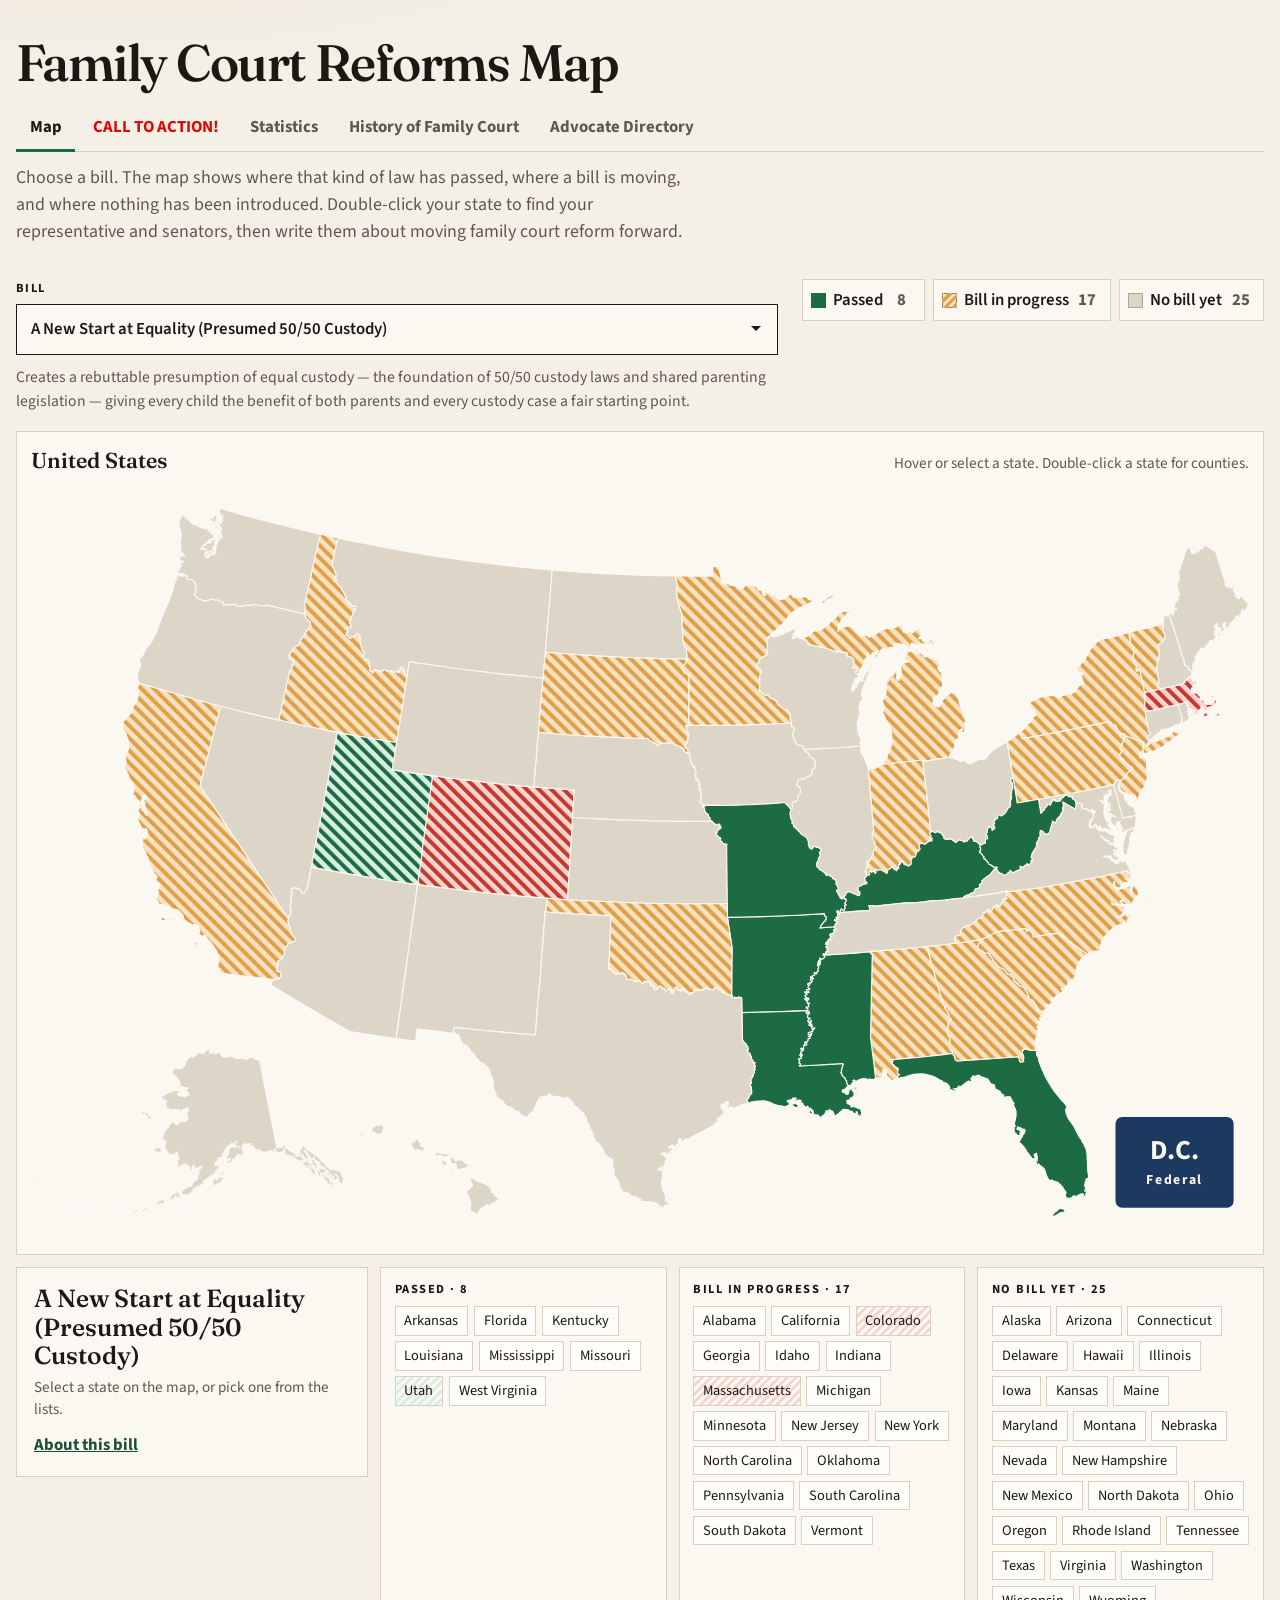
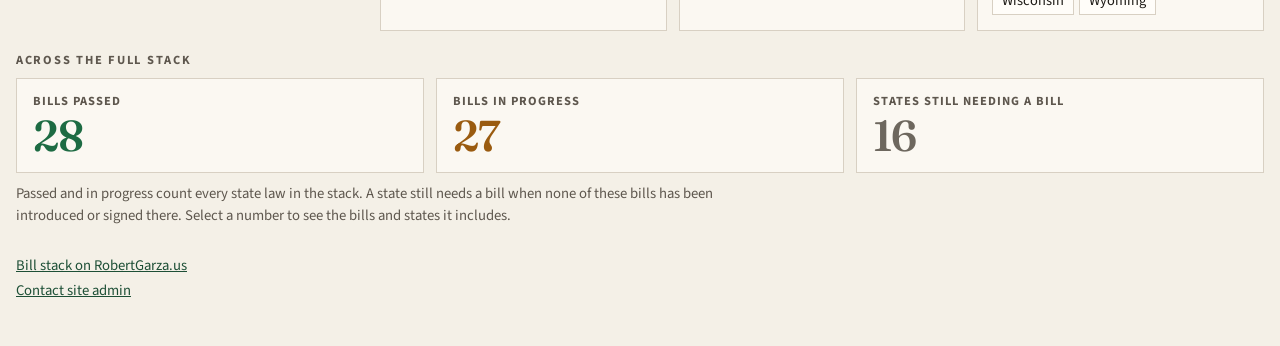
<file: index.html>
<!DOCTYPE html>
<html lang="en">
<head>
  <meta charset="utf-8">
  <meta name="viewport" content="width=device-width, initial-scale=1">
  <title>Family Court Reforms Map</title>
  <meta name="description" content="Interactive map of Robert Garza’s Equal Shared Parenting bill stack: where each bill is passed, in progress, or not yet introduced.">
  <link rel="preconnect" href="https://fonts.googleapis.com">
  <link rel="preconnect" href="https://fonts.gstatic.com" crossorigin>
  <link href="https://fonts.googleapis.com/css2?family=Fraunces:opsz,wght@9..144,560;9..144,640&family=Source+Sans+3:ital,wght@0,400;0,600;0,700;1,400&display=swap" rel="stylesheet">
  <link rel="stylesheet" href="styles.css?v=39">
</head>
<body>
  <header class="site-header">
    <h1>Family Court Reforms Map</h1>
    <nav class="view-tabs" role="tablist" aria-label="Site sections">
      <button type="button" class="view-tab" id="tab-map" role="tab" data-tab="map" aria-selected="true" aria-controls="panel-map">Map</button>
      <button type="button" class="view-tab" id="tab-guide" role="tab" data-tab="guide" aria-selected="false" aria-controls="panel-guide" tabindex="-1">CALL TO ACTION!</button>
      <button type="button" class="view-tab" id="tab-research" role="tab" data-tab="research" aria-selected="false" aria-controls="panel-research" tabindex="-1">Statistics</button>
      <button type="button" class="view-tab" id="tab-history" role="tab" data-tab="history" aria-selected="false" aria-controls="panel-history" tabindex="-1">History of Family Court</button>
      <button type="button" class="view-tab" id="tab-directory" role="tab" data-tab="directory" aria-selected="false" aria-controls="panel-directory" tabindex="-1">Advocate Directory</button>
    </nav>
    <p class="lede" id="map-lede">Choose a bill. The map shows where that kind of law has passed, where a bill is moving, and where nothing has been introduced. Double-click your state to find your representative and senators, then write them about moving family court reform forward.</p>
  </header>

  <main id="panel-map" role="tabpanel" aria-labelledby="tab-map">
    <section class="toolbar" aria-label="Bill and legend">
      <div class="bill-picker">
        <label for="bill">Bill</label>
        <select id="bill"></select>
        <p id="bill-summary" class="bill-summary"></p>
      </div>
      <div class="legend" role="group" aria-label="Filter by status">
        <button type="button" class="legend-btn" data-status="passed" aria-pressed="false">
          <span class="swatch swatch-passed" aria-hidden="true"></span>
          <span class="legend-label">Passed</span>
          <span class="count" data-count="passed">0</span>
        </button>
        <button type="button" class="legend-btn" data-status="progress" aria-pressed="false">
          <span class="swatch swatch-progress" aria-hidden="true"></span>
          <span class="legend-label">Bill in progress</span>
          <span class="count" data-count="progress">0</span>
        </button>
        <button type="button" class="legend-btn" data-status="none" aria-pressed="false">
          <span class="swatch swatch-none" aria-hidden="true"></span>
          <span class="legend-label">No bill yet</span>
          <span class="count" data-count="none">0</span>
        </button>
      </div>
    </section>

    <div class="layout">
      <section class="map-panel" aria-labelledby="map-heading">
        <div class="map-head">
          <div class="map-title">
            <button type="button" id="back-nation" class="map-nav" hidden>All states</button>
            <h2 id="map-heading">United States</h2>
            <button type="button" id="open-counties" class="map-nav" hidden>Counties</button>
          </div>
          <p id="hover-readout" class="hover-readout" aria-live="polite">Hover or select a state. Double-click a state for counties.</p>
        </div>
        <svg id="map" class="map-svg" viewBox="0 0 975 610" role="group" aria-label="United States map. Choose a state to see its bill status. Double-click a state to see its counties.">
          <defs>
            <pattern id="progress-hatch" width="7" height="7" patternUnits="userSpaceOnUse" patternTransform="rotate(-45)">
              <rect width="7" height="7" fill="#f6e2c0"></rect>
              <rect width="3.2" height="7" fill="#e0a04a"></rect>
            </pattern>
            <pattern id="passed-hatch" width="7" height="7" patternUnits="userSpaceOnUse" patternTransform="rotate(-45)">
              <rect width="7" height="7" fill="#d7efe3"></rect>
              <rect width="3.2" height="7" fill="#1d6b43"></rect>
            </pattern>
            <pattern id="stalled-hatch" width="7" height="7" patternUnits="userSpaceOnUse" patternTransform="rotate(-45)">
              <rect width="7" height="7" fill="#f8d4ce"></rect>
              <rect width="3.2" height="7" fill="#c23b2e"></rect>
            </pattern>
          </defs>
          <g id="nation"></g>
          <g id="counties" style="display: none"></g>
          <a id="federal" class="federal-spot" href="federal.html" aria-label="Washington, D.C. Federal page.">
            <title>Washington, D.C. — Federal</title>
            <rect x="868" y="508" width="96" height="74" rx="6"></rect>
            <text x="916" y="542" text-anchor="middle">D.C.</text>
            <text class="federal-sub" x="916" y="562" text-anchor="middle">Federal</text>
          </a>
        </svg>
      </section>

      <aside class="side" aria-label="State details">
        <article id="detail" class="detail" aria-live="polite"></article>
        <div id="lists" class="lists"></div>
        <article id="county-officials" class="detail officials" hidden></article>
      </aside>
    </div>

    <section class="totals" aria-label="Overall totals for the full bill stack">
      <p class="totals-kicker">Across the full stack</p>
      <div class="totals-grid">
        <button type="button" class="total-card" data-total="passed">
          <span class="total-label">Bills passed</span>
          <span id="total-passed" class="total-value passed"></span>
        </button>
        <button type="button" class="total-card" data-total="progress">
          <span class="total-label">Bills in progress</span>
          <span id="total-progress" class="total-value progress"></span>
        </button>
        <button type="button" class="total-card" data-total="needing">
          <span class="total-label">States still needing a bill</span>
          <span id="total-states" class="total-value none"></span>
        </button>
      </div>
      <p class="totals-note">Passed and in progress count every state law in the stack. A state still needs a bill when none of these bills has been introduced or signed there. Select a number to see the bills and states it includes.</p>
    </section>
  </main>

  <section id="panel-guide" class="guide" role="tabpanel" aria-labelledby="tab-guide" hidden>
    <a class="petition-banner" href="https://www.change.org/p/demand-congress-protect-children-s-right-to-equal-time-with-both-parents" target="_blank" rel="noopener noreferrer">Please sign this nationwide petition for a presumption of 50/50 custody as the national standard.</a>
    <div class="guide-body">
      <div class="cta-blurb">
        <p>We won’t see any change unless we bring a chorus of grassroots voices from people who have been affected by the family courts in their current state. If we want reform, we must reach out to our local and federal senators and representatives about making the family court system more equal.</p>
        <p>If your state already has bills in progress to reform the family court system, please contact your state representatives and senators and ask them to support the bill.</p>
      </div>
      <ol class="cta-steps">
        <li>Go to <button type="button" class="guide-back" data-tab="map">the map</button>.</li>
        <li>Double-click your state.</li>
        <li>Click your county.</li>
        <li>Follow the link to your rep you would like to contact.</li>
        <li>Write them a kind, non-partisan email, or call them and quickly explain your story and why you are seeking family court reforms.</li>
      </ol>
      <p class="lede">When you call or email a legislator, you usually have about two minutes. These are the rules for using them.</p>
      <ol class="guide-rules">
        <li>
          <h2>Keep your story to about two minutes</h2>
          <p>You only have about two minutes to tell your personal story. Don’t overload them. One clear example is enough. If you walk through every hearing and every setback, it is easy for them to lose interest before you say what you want.</p>
        </li>
        <li>
          <h2>Never be partisan</h2>
          <p>Do not pit one side against the other. Being hyper-partisan generally only makes you enemies of one side or the other. Talk about the problem and the bill. Leave the party fight out of the call and the email.</p>
        </li>
        <li>
          <h2>Be kind and professional</h2>
          <p>Speak as if you were talking to a coworker. Be polite to the legislator and to the staffer who picks up. Kind and professional is how you get another conversation.</p>
        </li>
        <li>
          <h2>Ask if they support your platform</h2>
          <p>Ask them directly whether they support what you are asking for. If you are asking them to take action on a bill, ask them to follow up with you. A yes, a no, or a promise to look at it is more useful than a friendly call that ends with no commitment.</p>
        </li>
        <li>
          <h2>Ask for a short Zoom call</h2>
          <p>Ask if they could grant you 15 to 30 minutes on Zoom to speak about the issue or the bill. A short meeting is a specific request, and it gives you more time than the two minutes you get on a first call.</p>
        </li>
        <li>
          <h2>Tell them you will follow up</h2>
          <p>Let them know, kindly, that you will follow up with them again. Then do it. A polite second note keeps the conversation going.</p>
        </li>
        <li>
          <h2>Never frame the issue as a men’s or women’s issue</h2>
          <p>Men and women, fathers and mothers, are both affected by this issue, and both are seeking reforms in the family courts.</p>
        </li>
      </ol>
      <p class="guide-next">Find the senators and representatives for your county on the map. Their profile has the phone number and email.</p>
      <p><button type="button" class="guide-back" data-tab="map">Back to the map</button></p>
    </div>
  </section>

  <section id="panel-directory" class="guide" role="tabpanel" aria-labelledby="tab-directory" hidden>
    <div class="guide-body">
      <p class="lede">A short list of advocates working on family court reform. YouTube and Facebook are listed when that advocate has a public page.</p>
      <ul class="advocate-list">
        <li>
          <a href="https://robertgarza.us/" target="_blank" rel="noopener">Robert Garza</a>
          <p>Family court reform and the bill stack behind this map.</p>
          <p class="advocate-links"><a href="https://www.facebook.com/robertgarzatx" target="_blank" rel="noopener">Facebook</a></p>
        </li>
        <li>
          <a href="https://stlmarkludwig.com/" target="_blank" rel="noopener">Mark Ludwig</a>
          <p>Equal shared parenting advocate and executive director of Americans for Equal Shared Parenting.</p>
          <p class="advocate-links">
            <a href="https://www.youtube.com/channel/UCMjNdtF1QcuGk_LIUihyQhA" target="_blank" rel="noopener">YouTube</a>
            <a href="https://www.facebook.com/afesp5050" target="_blank" rel="noopener">Facebook</a>
          </p>
        </li>
        <li>
          <a href="https://capsmovement.org" target="_blank" rel="noopener">CAPS Movement</a>
          <p>Asks Congress to stop federal funding that pays to keep families apart.</p>
          <p class="advocate-links"><a href="https://www.facebook.com/CAPSmovement" target="_blank" rel="noopener">Facebook</a></p>
        </li>
        <li>
          <a href="https://present-father.com/" target="_blank" rel="noopener">The Present Father</a>
          <p>Help for fathers navigating family court, co-parenting, and divorce.</p>
          <p class="advocate-links">
            <a href="https://www.youtube.com/@Present-Father" target="_blank" rel="noopener">YouTube</a>
            <a href="https://www.facebook.com/profile.php?id=61579737267397" target="_blank" rel="noopener">Facebook</a>
          </p>
        </li>
        <li>
          <a href="https://www.unionofdads.com/" target="_blank" rel="noopener">David Pisarra and Dad’s Law School</a>
          <p>Family-court education for fathers, from attorney David Pisarra.</p>
          <p class="advocate-links"><a href="https://www.youtube.com/@dadslawschool" target="_blank" rel="noopener">YouTube</a></p>
        </li>
        <li>
          <a href="https://www.facebook.com/profile.php?id=61576438597780" target="_blank" rel="noopener">Father’s Fight Back</a>
          <p>Facebook page.</p>
          <p class="advocate-links"><a href="https://www.youtube.com/@FathersFightBack" target="_blank" rel="noopener">YouTube</a></p>
        </li>
        <li>
          <a href="https://prosedadai.app/" target="_blank" rel="noopener">ProSeDadAI</a>
          <p>Tools for parents handling a family court case without a lawyer.</p>
          <p class="advocate-links"><a href="https://www.facebook.com/prosedadai" target="_blank" rel="noopener">Facebook</a></p>
        </li>
        <li>
          <a href="https://www.facebook.com/PeopleAgainstParentalAlienation" target="_blank" rel="noopener">PAPA</a>
          <p>People Against Parental Alienation.</p>
          <p class="advocate-links"><a href="https://www.youtube.com/@PAPAorg" target="_blank" rel="noopener">YouTube</a></p>
        </li>
        <li>
          <a href="https://coloradoresilience.org" target="_blank" rel="noopener">Colorado Resilience</a>
          <p>Reforming family court and child protective services in Colorado.</p>
          <p class="advocate-links">
            <a href="https://www.youtube.com/@ColoradoResilience" target="_blank" rel="noopener">YouTube</a>
            <a href="https://www.facebook.com/ColoradoResilience" target="_blank" rel="noopener">Facebook</a>
          </p>
        </li>
        <li>
          <a href="https://www.empowermentonline.org/" target="_blank" rel="noopener">Voices of Hope</a>
          <p>Parental Alienation specialist and advocate</p>
          <p class="advocate-links"><a href="https://www.facebook.com/VoicesofHopeStrongerTogether" target="_blank" rel="noopener">Facebook</a></p>
        </li>
      </ul>
      <div class="directory-section">
        <h2>Facebook groups</h2>
        <ul class="advocate-list">
          <li><a href="https://www.facebook.com/groups/202754543090073/" target="_blank" rel="noopener">Single Dad’s Parenting Support Group</a></li>
          <li><a href="https://www.facebook.com/groups/michiganforsharedparenting/" target="_blank" rel="noopener">Michigan For Shared Parenting</a></li>
          <li><a href="https://www.facebook.com/groups/misharedparenting/" target="_blank" rel="noopener">Michigan Association for Equal Shared Parenting PAC</a></li>
          <li><a href="https://www.facebook.com/groups/951576345428823/" target="_blank" rel="noopener">Exposing Family Court Corruption</a></li>
          <li><a href="https://www.facebook.com/groups/askfamilylawandcustodyquestions/" target="_blank" rel="noopener">Ask Family Law &amp; Custody Questions</a></li>
          <li><a href="https://www.facebook.com/groups/167881353601718/" target="_blank" rel="noopener">PAPA (People Against Parental Alienation) Worldwide Support Group</a></li>
          <li><a href="https://www.facebook.com/groups/2426128481/" target="_blank" rel="noopener">Parental Alienation</a></li>
        </ul>
      </div>
    </div>
  </section>

  <section id="panel-history" class="guide" role="tabpanel" aria-labelledby="tab-history" hidden>
    <div class="guide-body">
      <p class="lede">Two changes in the 1970s built the family court people meet now. States dropped fault as the price of a divorce. Congress then paid states to collect child support and to fund foster care, and it told those courts which procedures to use.</p>

      <section class="profile-stance">
        <h2>How the court took shape</h2>
        <p>Courts for children came first. In 1899 Illinois opened the first juvenile court, in Cook County. Within two decades nearly every state had one. Those courts heard delinquency and neglect. They did not hear divorces.</p>
        <p>In 1914 Hamilton County, Ohio, put divorce, support, and children’s cases in one division of the Cincinnati court of common pleas. A federal Children’s Bureau study later called it the first family court in the country to hear both. Other cities copied the idea. In 1959 three national groups published a Standard Family Court Act, a model for one court and one staff for a family’s legal problems.</p>
        <p>Statewide family courts arrived just before the 1970s. Rhode Island’s Family Court Act became law on June 3, 1961, the first statewide family court. New York’s Family Court opened on September 1, 1962. Hawaii added a family court in 1965. Most states never created a separate family court. Divorce stayed in the ordinary trial court. What changed in the 1970s was the law those courts applied, and the federal money attached to the orders they signed.</p>
      </section>

      <section class="profile-stance">
        <h2>No-fault divorce</h2>
        <p>For most of American history a divorce required proof of fault. The usual grounds were adultery, cruelty, or desertion. One spouse had to prove the other was to blame. If both wanted out, couples sometimes staged the proof.</p>
        <p>California went first. On September 5, 1969, Governor Ronald Reagan signed the Family Law Act, Statutes of 1969, chapter 1608. It took effect on January 1, 1970. Fault grounds were replaced with dissolution for irreconcilable differences that have caused the irremediable breakdown of the marriage. One spouse can say the marriage is over. The other does not have to agree, and neither has to prove a wrong. That rule is still California Family Code §2310.</p>
        <p>Most of the other states followed during the 1970s. In 2010 New York became the last state to add a no-fault ground. Every state now has one. Some kept fault grounds beside it. The decision to end the marriage no longer requires a finding that one parent harmed the other.</p>
      </section>

      <section class="profile-stance">
        <h2>The divorce exodus</h2>
        <p>Filings surged in the same years. Through the 1950s and early 1960s the country saw fewer than 400,000 divorces a year, about 9 to 10 for every 1,000 married women. In 1965 there were 479,000 divorces, or 10.6 per 1,000 married women. By 1975 the number had passed one million. The peak was 1980: 1,189,000 divorces, or 22.6 for every 1,000 married women. That is the divorce exodus. The count of people leaving marriages more than doubled, and the cases landed in court.</p>
        <p>The climb had already started in the mid-1960s, before California’s law took effect. Researchers still debate how much of the rise came from no-fault statutes and how much was already underway. One careful study found a sharp rise in the years after a state allowed one spouse to divorce without the other’s consent, and found that rise fading within about a decade. The statutes did something that is not in dispute. They let either spouse end the marriage without a fault trial. The door out of a marriage became a filing, and the filing became a family-court case.</p>
      </section>

      <section class="profile-stance">
        <h2>A clean break</h2>
        <p>No-fault opened the door. It left the money inside an open case. Spousal support can run for years. Custody and support orders can be modified again and again. Each return to court is more of the same case.</p>
        <p>A clean break routes that exit so it can finish. The court divides property and sets a time for the spouses’ financial claims on each other to end. England and Wales wrote the duty into law in 1984. Section 25A of the Matrimonial Causes Act 1973 tells the court to consider ending each spouse’s financial obligations to the other as soon as that is just and reasonable. If the court orders ongoing payments, it must consider limiting them to the time a person needs to adjust without undue hardship.</p>
        <p>Support owed to a child stays its own order. A clean break is about the adults. It turns the divorce into a completed separation: the property is divided, the adults’ claims on each other close, and the family is off a standing docket of alimony hearings and modifications. Some American states already limit alimony to a term meant for rehabilitation. A clean-break rule would make that the question in every case. Can these two adults be finished with each other’s finances, and on what date?</p>
      </section>

      <section class="profile-stance">
        <h2>Title IV-D</h2>
        <p>Title IV-D is the federal child-support program. Congress created it in Public Law 93-647, signed on January 4, 1975. The purpose in the Social Security Act is to enforce support owed by a parent who does not live with the child, to locate that parent, to establish paternity, and to obtain child support and spousal support. The services are available whether or not the family receives cash assistance.</p>
        <p>The federal government pays the program in two ways. It reimburses 66 percent of allowable state and county spending, with no ceiling. It also pays an incentive under 42 U.S.C. §658a, a share of a national pool. Five scores divide that pool: establishing paternity, establishing support orders, collecting current support, collecting arrears, and cost-effectiveness. The dollar base under those scores is the child support the state collects. Collect more, and the base is larger, and the incentive is larger. States may contract with local courts to do this work. Allowable court costs are part of the spending Washington matches, and the incentive has to be spent back on the program.</p>
        <p>Later statutes wrote the support order itself. The Child Support Enforcement Amendments of 1984, Public Law 98-378, required every state to adopt child-support guidelines as a condition of keeping its federal plan. Those first guidelines had to be available to judges. They did not bind them. The Family Support Act of 1988, Public Law 100-485, made the guideline amount a rebuttable presumption. The figure the guideline produces is presumed correct unless the court makes a written finding that it would be unjust or inappropriate in that case. The same act required income withholding, so support comes out of wages. State support law took that shape because the federal money depended on it.</p>
        <p>These are bad incentives. Where a guideline counts overnights, the parent who has the child most of the time receives support, and the parent limited to visits pays it. A near-even split lowers that transfer. A court that awards one parent full custody and the other a visitor’s schedule awards the larger payment. Local courts set that order under agreements with the child-support program. When the larger payment is collected, the county’s collections base grows, and the federal incentive grows with it. The order that makes one parent the custodian and the other a paycheck is the order that brings the county more federal money.</p>
        <p>The same arithmetic reaches the parents. The parent who holds the child, and holds the other parent to a few visits, is the parent the guideline assigns the support. A false allegation is a way to get a court to order that split and to keep the child away. The support formula counts who has the child. Withholding the child raises the order. The federal incentive then counts the dollars that order collects.</p>
        <p>It also reaches the people who write the rules and run the calculators. County and state offices set the guidelines and work the cases. Their federal incentive grows with dollars collected, and the cost-effectiveness score compares collections with the cost of the program. A high earner with a large order moves those numbers more than a parent who is already short of money for a child. The measure points the rule makers and the calculators at the highest-paying cases. The cases where a family is having the most trouble paying for a child do the least for a county’s federal funding.</p>
        <p>The funding mechanics, and a call to action for federal representatives, are on the <a href="federal.html">Washington, D.C. page</a>.</p>
      </section>

      <section class="profile-stance">
        <h2>Title IV-E</h2>
        <p>Title IV-E is federal foster care and adoption assistance. Congress created it in the Adoption Assistance and Child Welfare Act of 1980, Public Law 96-272, approved on June 17, 1980. For an eligible child in foster care, Washington reimburses maintenance payments at the state’s Medicaid matching rate, at least 50 percent. Administration is matched at 50 percent. Training is matched at 75 percent.</p>
        <p>The payment depends on findings a judge makes. Staying in the home must be contrary to the child’s welfare, and, in general, the agency must have made reasonable efforts to keep the child there. The federal money is tied to the placement, for as long as that child remains in paid care. In 1974 the Child Abuse Prevention and Treatment Act, Public Law 93-247, had already offered grants to states that built child-abuse reporting and response systems. Together, those laws pulled child-protection cases into a federally funded court process.</p>
        <p>In 2018 the Family First Prevention Services Act, part of Public Law 115-123, opened some Title IV-E money to certain services while a child is still at home, and it limited federal payment for some group-care placements. Foster-care maintenance is still paid for eligible children who have been removed.</p>
      </section>

      <section class="profile-stance">
        <h2>What the 1970s left in place</h2>
        <p>The court at the end of that decade could end a marriage without a finding of fault. It then set a support order under rules Congress had required, collected through a program Congress paid for, and, in a child-protection case, made the findings that release foster-care funds. State custody bills still matter. So do the federal statutes. The map shows where the state bills stand.</p>
        <p><button type="button" class="guide-back" data-tab="map">Back to the map</button></p>
      </section>

      <ul class="federal-sources">
        <li><a href="https://fraser.stlouisfed.org/title/child-family-court-8470">U.S. Children’s Bureau, The Child, the Family, and the Court (on the 1914 Cincinnati court)</a></li>
        <li><a href="https://www.courts.ri.gov/Courts/familycourt/Documents/AbouttheFamilyCourt.pdf">Rhode Island Judiciary, on the 1961 Family Court</a></li>
        <li><a href="https://ajud.assembly.ca.gov/sites/ajud.assembly.ca.gov/files/reports/1197%20divorcereform97.pdf">California Assembly Judiciary Committee, on the 1969 Family Law Act and divorce counts</a></li>
        <li><a href="https://leginfo.legislature.ca.gov/faces/codes_displaySection.xhtml?lawCode=FAM&amp;sectionNum=2310">California Family Code §2310</a></li>
        <li><a href="https://www.legislation.gov.uk/ukpga/1973/18/section/25A">Matrimonial Causes Act 1973, section 25A, the clean-break duty</a></li>
        <li><a href="https://uscode.house.gov/view.xhtml?req=granuleid:USC-prelim-title42-section651&amp;num=0&amp;edition=prelim">42 U.S.C. §651, purpose of Title IV-D</a></li>
        <li><a href="https://uscode.house.gov/view.xhtml?req=granuleid:USC-prelim-title42-section658a&amp;num=0&amp;edition=prelim">42 U.S.C. §658a, child-support incentive payments</a></li>
        <li><a href="https://uscode.house.gov/view.xhtml?req=(title:42%20section:667%20edition:prelim)">42 U.S.C. §667, state child-support guidelines</a></li>
        <li><a href="https://www.ssa.gov/OP_Home/comp2/F096-272.html">Public Law 96-272, Adoption Assistance and Child Welfare Act of 1980</a></li>
      </ul>

      <section class="federal-cta">
        <h2>This is YOUR Call to Action!</h2>
        <p>Your federal representatives vote on Title IV-D and Title IV-E. Their names are on your county panel, under U.S. senators and U.S. representatives.</p>
        <ol>
          <li>Go to <button type="button" class="guide-back" data-tab="map">the map</button>.</li>
          <li>Double-click your state.</li>
          <li>Click your county.</li>
          <li>Find your federal representatives.</li>
          <li>Contact your federal representatives and ask them to address the pain caused by Title IV-D and Title IV-E.</li>
        </ol>
        <p class="federal-cta-or">Or, go to <a href="https://capsmovement.org/" target="_blank" rel="noopener">capsmovement.org</a> and use their handy contact forms to write your senators and legislators about Title IV-D and Title IV-E.</p>
      </section>
    </div>
  </section>

  <section id="panel-research" class="guide research" role="tabpanel" aria-labelledby="tab-research" hidden>
    <div class="research-wrap">
      <header class="stat-hero">
        <div>
          <p class="kicker">Statistics</p>
          <h2>What the research shows</h2>
          <p class="lede">Children who spend real time in both homes tend to do better than children in the sole care of one parent. The reviews below count studies, not headlines. The advantage is real. It is not huge. And it does not apply where a child needs protection.</p>
        </div>
        <svg class="hero-art" viewBox="0 0 220 132" aria-hidden="true">
          <path d="M18 116 H202" stroke="#c4b8a4" stroke-width="2" fill="none"/>
          <path d="M30 74 L64 46 L98 74 V110 H30 Z" fill="#d7efe3" stroke="#1d6b43" stroke-width="2.2" stroke-linejoin="round"/>
          <path d="M54 110 V90 H74 V110" fill="#fbf8f2" stroke="#1d6b43" stroke-width="2"/>
          <path d="M122 74 L156 46 L190 74 V110 H122 Z" fill="#d7efe3" stroke="#1d6b43" stroke-width="2.2" stroke-linejoin="round"/>
          <path d="M146 110 V90 H166 V110" fill="#fbf8f2" stroke="#1d6b43" stroke-width="2"/>
          <path d="M98 98 C112 78 108 78 122 98" fill="none" stroke="#9a5b10" stroke-width="2" stroke-dasharray="1 5" stroke-linecap="round"/>
          <circle cx="110" cy="84" r="7" fill="#1d6b43"/>
        </svg>
      </header>

      <ul class="glance">
        <li>
          <p class="glance-num">34<small>of 60 studies</small></p>
          <p>Joint custody did better on every measure.</p>
        </li>
        <li>
          <p class="glance-num">40<small>earlier studies showed</small></p>
          <p>Even in higher-conflict families, shared parenting had better outcomes for children.</p>
        </li>
        <li>
          <p class="glance-num">75%<small>of 39 studies</small></p>
          <p>Shared custody matched outcomes for children in intact families.</p>
        </li>
        <li>
          <p class="glance-num">86%<small>in state polls</small></p>
          <p>Average support for a rebuttable presumption of 50/50 custody.</p>
        </li>
      </ul>

      <article class="stat-card">
        <p class="stat-kicker">Linda Nielsen, 2018</p>
        <h2>Across 60 studies, joint custody came out ahead</h2>
        <div class="waffle-layout">
          <svg class="waffle" viewBox="0 0 176 106" role="img" aria-label="Sixty studies. Thirty-four found better outcomes on every measure, fourteen found better outcomes on some measures and equal outcomes on the others, six found equal outcomes on all measures, and six found a worse outcome on only one measure.">
            <title>Sixty studies, by result</title>
            <defs>
              <pattern id="one-hatch" width="5" height="5" patternUnits="userSpaceOnUse" patternTransform="rotate(45)">
                <rect width="5" height="5" fill="#f8d4ce"/>
                <rect width="2.2" height="5" fill="#c23b2e"/>
              </pattern>
            </defs>
            <rect x="0" y="0" width="14" height="14" rx="2" fill="#1d6b43"/><rect x="18" y="0" width="14" height="14" rx="2" fill="#1d6b43"/><rect x="36" y="0" width="14" height="14" rx="2" fill="#1d6b43"/><rect x="54" y="0" width="14" height="14" rx="2" fill="#1d6b43"/><rect x="72" y="0" width="14" height="14" rx="2" fill="#1d6b43"/><rect x="90" y="0" width="14" height="14" rx="2" fill="#1d6b43"/><rect x="108" y="0" width="14" height="14" rx="2" fill="#1d6b43"/><rect x="126" y="0" width="14" height="14" rx="2" fill="#1d6b43"/><rect x="144" y="0" width="14" height="14" rx="2" fill="#1d6b43"/><rect x="162" y="0" width="14" height="14" rx="2" fill="#1d6b43"/><rect x="0" y="18" width="14" height="14" rx="2" fill="#1d6b43"/><rect x="18" y="18" width="14" height="14" rx="2" fill="#1d6b43"/><rect x="36" y="18" width="14" height="14" rx="2" fill="#1d6b43"/><rect x="54" y="18" width="14" height="14" rx="2" fill="#1d6b43"/><rect x="72" y="18" width="14" height="14" rx="2" fill="#1d6b43"/><rect x="90" y="18" width="14" height="14" rx="2" fill="#1d6b43"/><rect x="108" y="18" width="14" height="14" rx="2" fill="#1d6b43"/><rect x="126" y="18" width="14" height="14" rx="2" fill="#1d6b43"/><rect x="144" y="18" width="14" height="14" rx="2" fill="#1d6b43"/><rect x="162" y="18" width="14" height="14" rx="2" fill="#1d6b43"/><rect x="0" y="36" width="14" height="14" rx="2" fill="#1d6b43"/><rect x="18" y="36" width="14" height="14" rx="2" fill="#1d6b43"/><rect x="36" y="36" width="14" height="14" rx="2" fill="#1d6b43"/><rect x="54" y="36" width="14" height="14" rx="2" fill="#1d6b43"/><rect x="72" y="36" width="14" height="14" rx="2" fill="#1d6b43"/><rect x="90" y="36" width="14" height="14" rx="2" fill="#1d6b43"/><rect x="108" y="36" width="14" height="14" rx="2" fill="#1d6b43"/><rect x="126" y="36" width="14" height="14" rx="2" fill="#1d6b43"/><rect x="144" y="36" width="14" height="14" rx="2" fill="#1d6b43"/><rect x="162" y="36" width="14" height="14" rx="2" fill="#1d6b43"/><rect x="0" y="54" width="14" height="14" rx="2" fill="#1d6b43"/><rect x="18" y="54" width="14" height="14" rx="2" fill="#1d6b43"/><rect x="36" y="54" width="14" height="14" rx="2" fill="#1d6b43"/><rect x="54" y="54" width="14" height="14" rx="2" fill="#1d6b43"/><rect x="72" y="54" width="14" height="14" rx="2" fill="#3f8f62"/><rect x="90" y="54" width="14" height="14" rx="2" fill="#3f8f62"/><rect x="108" y="54" width="14" height="14" rx="2" fill="#3f8f62"/><rect x="126" y="54" width="14" height="14" rx="2" fill="#3f8f62"/><rect x="144" y="54" width="14" height="14" rx="2" fill="#3f8f62"/><rect x="162" y="54" width="14" height="14" rx="2" fill="#3f8f62"/><rect x="0" y="72" width="14" height="14" rx="2" fill="#3f8f62"/><rect x="18" y="72" width="14" height="14" rx="2" fill="#3f8f62"/><rect x="36" y="72" width="14" height="14" rx="2" fill="#3f8f62"/><rect x="54" y="72" width="14" height="14" rx="2" fill="#3f8f62"/><rect x="72" y="72" width="14" height="14" rx="2" fill="#3f8f62"/><rect x="90" y="72" width="14" height="14" rx="2" fill="#3f8f62"/><rect x="108" y="72" width="14" height="14" rx="2" fill="#3f8f62"/><rect x="126" y="72" width="14" height="14" rx="2" fill="#3f8f62"/><rect x="144" y="72" width="14" height="14" rx="2" fill="#d4c4ae" stroke="#7d6e58" stroke-width="1"/><rect x="162" y="72" width="14" height="14" rx="2" fill="#d4c4ae" stroke="#7d6e58" stroke-width="1"/><rect x="0" y="90" width="14" height="14" rx="2" fill="#d4c4ae" stroke="#7d6e58" stroke-width="1"/><rect x="18" y="90" width="14" height="14" rx="2" fill="#d4c4ae" stroke="#7d6e58" stroke-width="1"/><rect x="36" y="90" width="14" height="14" rx="2" fill="#d4c4ae" stroke="#7d6e58" stroke-width="1"/><rect x="54" y="90" width="14" height="14" rx="2" fill="#d4c4ae" stroke="#7d6e58" stroke-width="1"/><rect x="72" y="90" width="14" height="14" rx="2" fill="url(#one-hatch)"/><rect x="90" y="90" width="14" height="14" rx="2" fill="url(#one-hatch)"/><rect x="108" y="90" width="14" height="14" rx="2" fill="url(#one-hatch)"/><rect x="126" y="90" width="14" height="14" rx="2" fill="url(#one-hatch)"/><rect x="144" y="90" width="14" height="14" rx="2" fill="url(#one-hatch)"/><rect x="162" y="90" width="14" height="14" rx="2" fill="url(#one-hatch)"/>
          </svg>
          <div>
            <p>Each square is one study comparing joint physical custody with sole physical custody. Joint custody means the child lives in both homes.</p>
            <ul class="waffle-legend">
              <li><span class="swatch-sq swatch-all" aria-hidden="true"></span><span><strong>34</strong> Better on every measure</span></li>
              <li><span class="swatch-sq swatch-some" aria-hidden="true"></span><span><strong>14</strong> Better on some measures, equal on the others</span></li>
              <li><span class="swatch-sq swatch-equal" aria-hidden="true"></span><span><strong>6</strong> Equal on all measures</span></li>
              <li><span class="swatch-sq swatch-one" aria-hidden="true"></span><span><strong>6</strong> Worse on only one measure, equal or better on the rest</span></li>
            </ul>
          </div>
        </div>
        <div class="stat-callout">
          <p>The edge mostly held where researchers took family income into account, and where they took parental conflict into account.</p>
          <ul class="controls">
            <li>Mostly held after controlling for income</li>
            <li>Mostly held after controlling for conflict</li>
          </ul>
        </div>
        <p class="cite">Linda Nielsen, “Joint Versus Sole Physical Custody,” <em>Journal of Divorce &amp; Remarriage</em> (2018). <a href="https://doi.org/10.1080/10502556.2018.1454204" target="_blank" rel="noopener">doi.org/10.1080/10502556.2018.1454204</a></p>
      </article>

      <article class="stat-card">
        <p class="stat-kicker">Linda Nielsen, 2014</p>
        <h2>An earlier review of 40 studies found the same pattern</h2>
        <p>Children in shared physical custody had better emotional, behavioral, and physical health, and better relationships with both parents. That pattern showed up in higher-conflict families too.</p>
        <ul class="outcomes">
          <li>
            <div class="icon" aria-hidden="true"><svg viewBox="0 0 24 24" fill="none" stroke="currentColor" stroke-width="1.8" stroke-linejoin="round"><path d="M12 19.2 4.8 12.2a4.2 4.2 0 0 1 6-5.9L12 7.4l1.2-1.1a4.2 4.2 0 0 1 6 5.9L12 19.2z"/></svg></div>
            Emotional health
          </li>
          <li>
            <div class="icon" aria-hidden="true"><svg viewBox="0 0 24 24" fill="none" stroke="currentColor" stroke-width="1.8" stroke-linecap="round" stroke-linejoin="round"><path d="M5 12.5 9.2 17 19 7"/></svg></div>
            Behavioral health
          </li>
          <li>
            <div class="icon" aria-hidden="true"><svg viewBox="0 0 24 24" fill="none" stroke="currentColor" stroke-width="1.8" stroke-linecap="round"><circle cx="12" cy="5.2" r="2.1"/><path d="M12 8.8v5.2M8.2 20.2 12 14l3.8 6.2M7.4 12.1h9.2"/></svg></div>
            Physical health
          </li>
          <li>
            <div class="icon" aria-hidden="true"><svg viewBox="0 0 24 24" fill="none" stroke="currentColor" stroke-width="1.8" stroke-linecap="round"><circle cx="8" cy="8" r="2"/><circle cx="16" cy="8" r="2"/><path d="M4.6 18.2c.5-2.3 1.9-3.5 3.4-3.5s2.9 1.2 3.4 3.5M12.6 18.2c.5-2.3 1.9-3.5 3.4-3.5s2.9 1.2 3.4 3.5"/></svg></div>
            Relationships
          </li>
        </ul>
        <div class="dot-chart">
          <p>Shared time meant at least 35 percent with each parent. Filled dots are the studies that used a 50/50 split.</p>
          <svg class="split-dots" viewBox="0 0 320 34" role="img" aria-label="Forty studies of shared time. Twenty-four used a 50/50 split. The other sixteen also counted as shared time, defined as at least 35 percent with each parent.">
            <circle cx="6" cy="6" r="5.5" fill="#1d6b43"/><circle cx="22" cy="6" r="5.5" fill="#1d6b43"/><circle cx="38" cy="6" r="5.5" fill="#1d6b43"/><circle cx="54" cy="6" r="5.5" fill="#1d6b43"/><circle cx="70" cy="6" r="5.5" fill="#1d6b43"/><circle cx="86" cy="6" r="5.5" fill="#1d6b43"/><circle cx="102" cy="6" r="5.5" fill="#1d6b43"/><circle cx="118" cy="6" r="5.5" fill="#1d6b43"/><circle cx="134" cy="6" r="5.5" fill="#1d6b43"/><circle cx="150" cy="6" r="5.5" fill="#1d6b43"/><circle cx="166" cy="6" r="5.5" fill="#1d6b43"/><circle cx="182" cy="6" r="5.5" fill="#1d6b43"/><circle cx="198" cy="6" r="5.5" fill="#1d6b43"/><circle cx="214" cy="6" r="5.5" fill="#1d6b43"/><circle cx="230" cy="6" r="5.5" fill="#1d6b43"/><circle cx="246" cy="6" r="5.5" fill="#1d6b43"/><circle cx="262" cy="6" r="5.5" fill="#1d6b43"/><circle cx="278" cy="6" r="5.5" fill="#1d6b43"/><circle cx="294" cy="6" r="5.5" fill="#1d6b43"/><circle cx="310" cy="6" r="5.5" fill="#1d6b43"/><circle cx="6" cy="22" r="5.5" fill="#1d6b43"/><circle cx="22" cy="22" r="5.5" fill="#1d6b43"/><circle cx="38" cy="22" r="5.5" fill="#1d6b43"/><circle cx="54" cy="22" r="5.5" fill="#1d6b43"/><circle cx="70" cy="22" r="5" fill="#e7f3ec" stroke="#1d6b43" stroke-width="1.6"/><circle cx="86" cy="22" r="5" fill="#e7f3ec" stroke="#1d6b43" stroke-width="1.6"/><circle cx="102" cy="22" r="5" fill="#e7f3ec" stroke="#1d6b43" stroke-width="1.6"/><circle cx="118" cy="22" r="5" fill="#e7f3ec" stroke="#1d6b43" stroke-width="1.6"/><circle cx="134" cy="22" r="5" fill="#e7f3ec" stroke="#1d6b43" stroke-width="1.6"/><circle cx="150" cy="22" r="5" fill="#e7f3ec" stroke="#1d6b43" stroke-width="1.6"/><circle cx="166" cy="22" r="5" fill="#e7f3ec" stroke="#1d6b43" stroke-width="1.6"/><circle cx="182" cy="22" r="5" fill="#e7f3ec" stroke="#1d6b43" stroke-width="1.6"/><circle cx="198" cy="22" r="5" fill="#e7f3ec" stroke="#1d6b43" stroke-width="1.6"/><circle cx="214" cy="22" r="5" fill="#e7f3ec" stroke="#1d6b43" stroke-width="1.6"/><circle cx="230" cy="22" r="5" fill="#e7f3ec" stroke="#1d6b43" stroke-width="1.6"/><circle cx="246" cy="22" r="5" fill="#e7f3ec" stroke="#1d6b43" stroke-width="1.6"/><circle cx="262" cy="22" r="5" fill="#e7f3ec" stroke="#1d6b43" stroke-width="1.6"/><circle cx="278" cy="22" r="5" fill="#e7f3ec" stroke="#1d6b43" stroke-width="1.6"/><circle cx="294" cy="22" r="5" fill="#e7f3ec" stroke="#1d6b43" stroke-width="1.6"/><circle cx="310" cy="22" r="5" fill="#e7f3ec" stroke="#1d6b43" stroke-width="1.6"/>
          </svg>
          <ul class="dot-legend">
            <li><span class="dot-key" aria-hidden="true"></span> 50/50 split · 24</li>
            <li><span class="dot-key open" aria-hidden="true"></span> Shared time, at least 35% · 16</li>
          </ul>
        </div>
        <p class="cite">Linda Nielsen, “Shared Physical Custody: Summary of 40 Studies on Outcomes for Children,” <em>Journal of Divorce &amp; Remarriage</em> (2014). <a href="https://doi.org/10.1080/10502556.2014.965578" target="_blank" rel="noopener">doi.org/10.1080/10502556.2014.965578</a></p>
      </article>

      <div class="stat-pair">
        <article class="stat-card">
          <p class="stat-kicker">Baude, Pearson, and Drapeau, 2016</p>
          <h2>A small effect, larger with more time in both homes</h2>
          <p>A meta-analysis of 19 studies found better adjustment in joint custody than in sole custody. The overall effect was small.</p>
          <div class="ruler">
            <p class="ruler-value">d = 0.109</p>
            <div class="ruler-track" role="img" aria-label="Effect size 0.109 on a scale from 0 to 0.5. That sits below the usual benchmark for a small effect, which is 0.2. A medium effect is 0.5.">
              <span class="ruler-fill"></span>
              <span class="ruler-pin"></span>
            </div>
            <div class="ruler-ticks" aria-hidden="true">
              <span>0</span>
              <span>0.2<small>small</small></span>
              <span>0.5<small>medium</small></span>
            </div>
          </div>
          <div class="time-note">
            <svg viewBox="0 0 72 32" aria-hidden="true">
              <circle cx="14" cy="16" r="11" fill="#e7f3ec" stroke="currentColor" stroke-width="1.7"/>
              <path d="M14 16 L14 5 A11 11 0 0 1 22 10.2 Z" fill="currentColor"/>
              <path d="M32 16 H44" stroke="currentColor" stroke-width="1.7" stroke-linecap="round"/>
              <path d="M40 12.5 44 16 40 19.5" fill="none" stroke="currentColor" stroke-width="1.7" stroke-linecap="round" stroke-linejoin="round"/>
              <circle cx="58" cy="16" r="11" fill="#e7f3ec" stroke="currentColor" stroke-width="1.7"/>
              <path d="M58 16 L58 5 A11 11 0 0 1 69 16 Z" fill="currentColor"/>
            </svg>
            <p>The effect was stronger when children spent more time in both homes.</p>
          </div>
          <p class="cite">Baude, Pearson, and Drapeau, “Child Adjustment in Joint Physical Custody Versus Sole Custody: A Meta-Analytic Review,” <em>Journal of Divorce &amp; Remarriage</em> (2016). <a href="https://doi.org/10.1080/10502556.2016.1185203" target="_blank" rel="noopener">doi.org/10.1080/10502556.2016.1185203</a></p>
        </article>

        <article class="stat-card">
          <p class="stat-kicker">Vowels and colleagues, 2023</p>
          <h2>Shared custody, next to growing up with both parents</h2>
          <p>A review of 39 studies from 2010 to 2022 compared intact families, shared physical custody, and lone physical custody.</p>
          <div class="ring-row">
            <div class="ring" role="img" aria-label="75 percent"><span>75%</span></div>
            <p>In 75 percent of the studies, children in shared custody had outcomes equal to children in intact families.</p>
          </div>
          <ol class="rank">
            <li>
              <span class="stamp best">Best</span>
              <div>
                <h3>Intact families</h3>
                <p>Children whose parents live together did best.</p>
              </div>
            </li>
            <li>
              <span class="stamp close">Close</span>
              <div>
                <h3>Shared physical custody</h3>
                <p>Often equal to intact families.</p>
              </div>
            </li>
            <li>
              <span class="stamp low">Lowest</span>
              <div>
                <h3>Lone physical custody</h3>
                <p>Tended to be worst.</p>
              </div>
            </li>
          </ol>
          <p class="cite">Vowels, Comolli, Bernardi, Chacón-Mendoza, and Darwiche, <em>PLOS ONE</em> (2023). <a href="https://doi.org/10.1371/journal.pone.0288112" target="_blank" rel="noopener">Journal page</a> · <a href="https://pmc.ncbi.nlm.nih.gov/articles/PMC10313020/" target="_blank" rel="noopener">Free full text</a></p>
        </article>
      </div>

      <article class="stat-card">
        <p class="stat-kicker">Warshak consensus report, 2014</p>
        <h2>Infants and overnights</h2>
        <div class="infant-layout">
          <div class="seal">
            <p class="seal-num">110</p>
            <p class="seal-label">researchers and practitioners endorsed the report</p>
          </div>
          <ul class="findings">
            <li>
              <div class="icon" aria-hidden="true"><svg viewBox="0 0 24 24" fill="none" stroke="currentColor" stroke-width="1.8" stroke-linejoin="round"><path d="M4 11.2 12 4.5l8 6.7V20H4v-8.8z"/><path d="M10 20v-6h4v6"/></svg></div>
              <p>Absent abuse or neglect, the evidence supports shared living arrangements for children under 4.</p>
            </li>
            <li>
              <div class="icon" aria-hidden="true"><svg viewBox="0 0 24 24" aria-hidden="true"><path fill="currentColor" d="M15.2 3.4a8 8 0 1 0 5.4 13.8A6.8 6.8 0 0 1 15.2 3.4z"/></svg></div>
              <p>Overnights were linked to greater father commitment and less father dropout.</p>
            </li>
            <li>
              <div class="icon" aria-hidden="true"><svg viewBox="0 0 24 24" fill="none" stroke="currentColor" stroke-width="1.8" stroke-linecap="round" stroke-linejoin="round"><path d="M12 3.5v15M7.5 20.5h9M5.5 8h13"/><path d="M5.5 8 3.5 13h4L5.5 8zM18.5 8l-2 5h4l-2-5z"/></svg></div>
              <p>No studies showed a net risk from overnights.</p>
            </li>
          </ul>
        </div>
        <p class="cite">Richard A. Warshak, “Social Science and Parenting Plans for Young Children: A Consensus Report,” <em>Psychology, Public Policy, and Law</em> (2014). <a href="https://doi.org/10.1037/law0000005" target="_blank" rel="noopener">doi.org/10.1037/law0000005</a></p>
      </article>

      <article class="stat-card">
        <p class="stat-kicker">Researchscape polls, 2019–2023</p>
        <h2>Public support</h2>
        <p>Independent polls in about 20 states. Support held across party, sex, and income.</p>
        <div class="polls">
          <div>
            <p class="poll-num">87–95%</p>
            <div class="poll-track" role="img" aria-label="Between 87 and 95 percent, near the top of a 0 to 100 scale.">
              <span class="poll-fill" style="width: 95%"></span>
              <span class="poll-tick" aria-hidden="true"></span>
            </div>
            <div class="poll-scale" aria-hidden="true"><span>0</span><span>100</span></div>
            <p>Said it is in a child’s best interest to spend as much time as possible with each parent after separation.</p>
          </div>
          <div>
            <p class="poll-num">86%</p>
            <div class="poll-track" role="img" aria-label="About 86 percent.">
              <span class="poll-fill" style="width: 86%"></span>
            </div>
            <div class="poll-scale" aria-hidden="true"><span>0</span><span>100</span></div>
            <p>Average support for a rebuttable legal presumption of shared parenting.</p>
          </div>
        </div>
        <ul class="held">
          <li>Across party</li>
          <li>Across sex</li>
          <li>Across income</li>
        </ul>
        <p class="cite">National Parents Organization, <a href="https://www.sharedparenting.org/shared-parenting-polling" target="_blank" rel="noopener">shared parenting polling</a>. <a href="https://static1.squarespace.com/static/5e28a95cdc8bed16729b93de/t/641b56a755edf7061fd1ffa1/1679513255541/NPO+Nationwide+Polling+Report.pdf" target="_blank" rel="noopener">Nationwide summary (PDF)</a>.</p>
      </article>

      <aside class="stat-limits">
        <h2>What this does and does not claim</h2>
        <p>These are mostly observational studies, not random experiments. Parents who already share time also tend to be somewhat more cooperative, so selection explains part of the gap. The studies that adjust for conflict and income still favor shared time. The effects are real. They are not huge.</p>
        <div class="presumption">
          <h3>A rebuttable presumption</h3>
          <p>The reviews set aside cases where a child needs protection from an abusive, violent, or unfit parent. The policy claim that fits the evidence is a rebuttable presumption: equal or near-equal time is the starting point for fit, safe parents. Clear evidence of harm, domestic violence, or unfitness can overcome it. It is not a guarantee of 50/50 in every case.</p>
        </div>
      </aside>

      <p class="research-back"><button type="button" class="guide-back" data-tab="map">Back to the map</button></p>
    </div>
  </section>

  <footer class="site-footer">
    <p><a id="source-link" href="https://robertgarza.us/family-court-reform-bills">Bill stack on RobertGarza.us</a></p>
    <p><a href="https://www.facebook.com/adam.jarrell.638567/" target="_blank" rel="noopener">Contact site admin</a></p>
    <p id="visitor-count" hidden>Visitors <span id="visitor-count-value"></span></p>
  </footer>

  <dialog id="totals-dialog" class="totals-dialog" aria-labelledby="totals-dialog-title">
    <div class="totals-dialog-head">
      <h2 id="totals-dialog-title"></h2>
      <button type="button" class="dialog-close" data-close-dialog>Close</button>
    </div>
    <div id="totals-dialog-body" class="totals-dialog-body"></div>
  </dialog>

  <script src="app.js?v=48"></script>
</body>
</html>
</file>
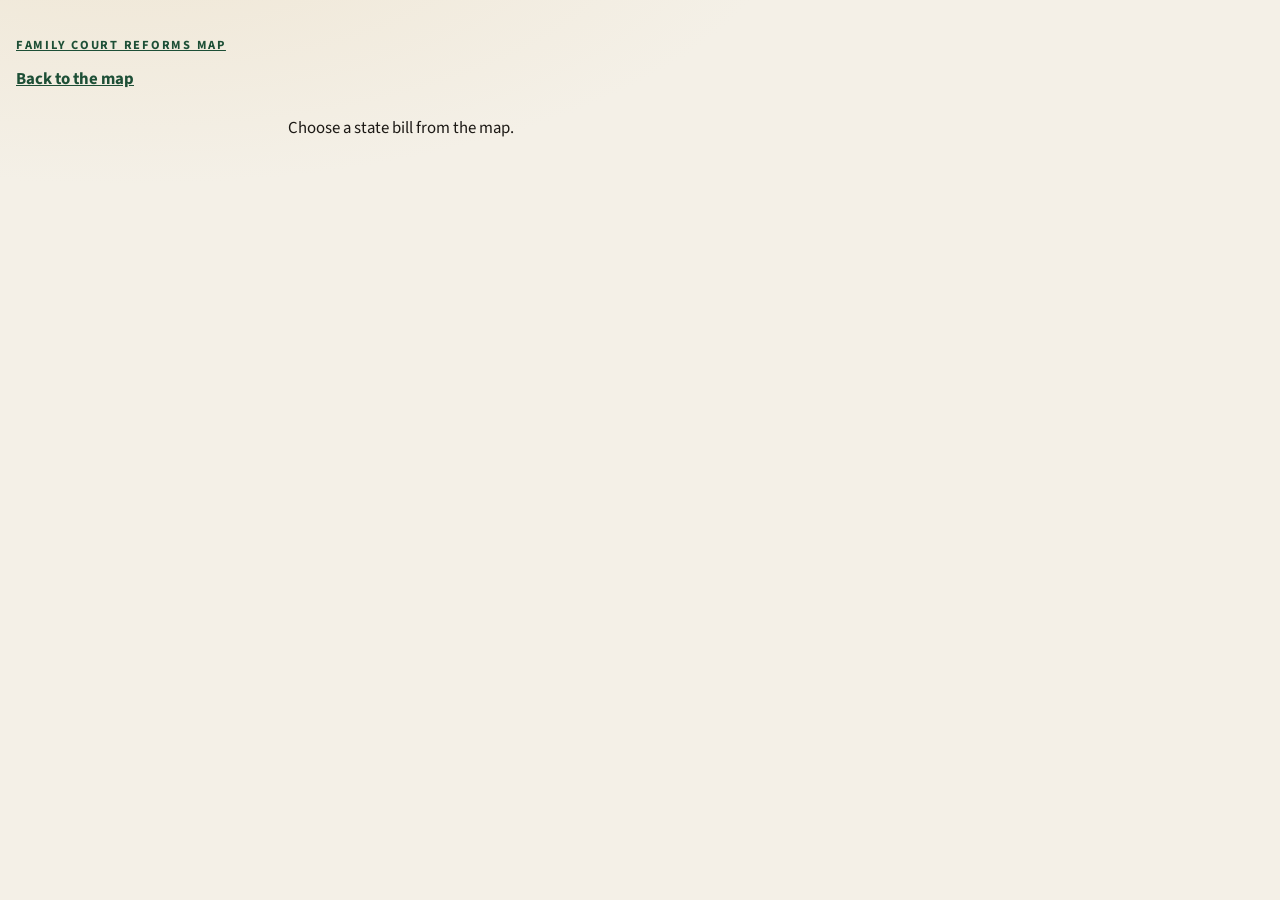
<file: bill.html>
<!DOCTYPE html>
<html lang="en">
<head>
  <meta charset="utf-8">
  <meta name="viewport" content="width=device-width, initial-scale=1">
  <title>Bill profile · Family Court Reforms Map</title>
  <meta name="description" content="Profile of a state family-court bill on the Family Court Reforms Map.">
  <link rel="preconnect" href="https://fonts.googleapis.com">
  <link rel="preconnect" href="https://fonts.gstatic.com" crossorigin>
  <link href="https://fonts.googleapis.com/css2?family=Fraunces:opsz,wght@9..144,560;9..144,640&family=Source+Sans+3:ital,wght@0,400;0,600;0,700;1,400&display=swap" rel="stylesheet">
  <link rel="stylesheet" href="styles.css?v=31">
</head>
<body>
  <header class="site-header">
    <p class="kicker"><a href="index.html">Family Court Reforms Map</a></p>
    <p class="profile-back"><a id="back" href="index.html">Back to the map</a></p>
  </header>
  <main id="bill-profile" class="profile-page">
    <p>Loading bill profile…</p>
  </main>
  <script src="names.js?v=1"></script>
  <script src="bill.js?v=3"></script>
</body>
</html>
</file>
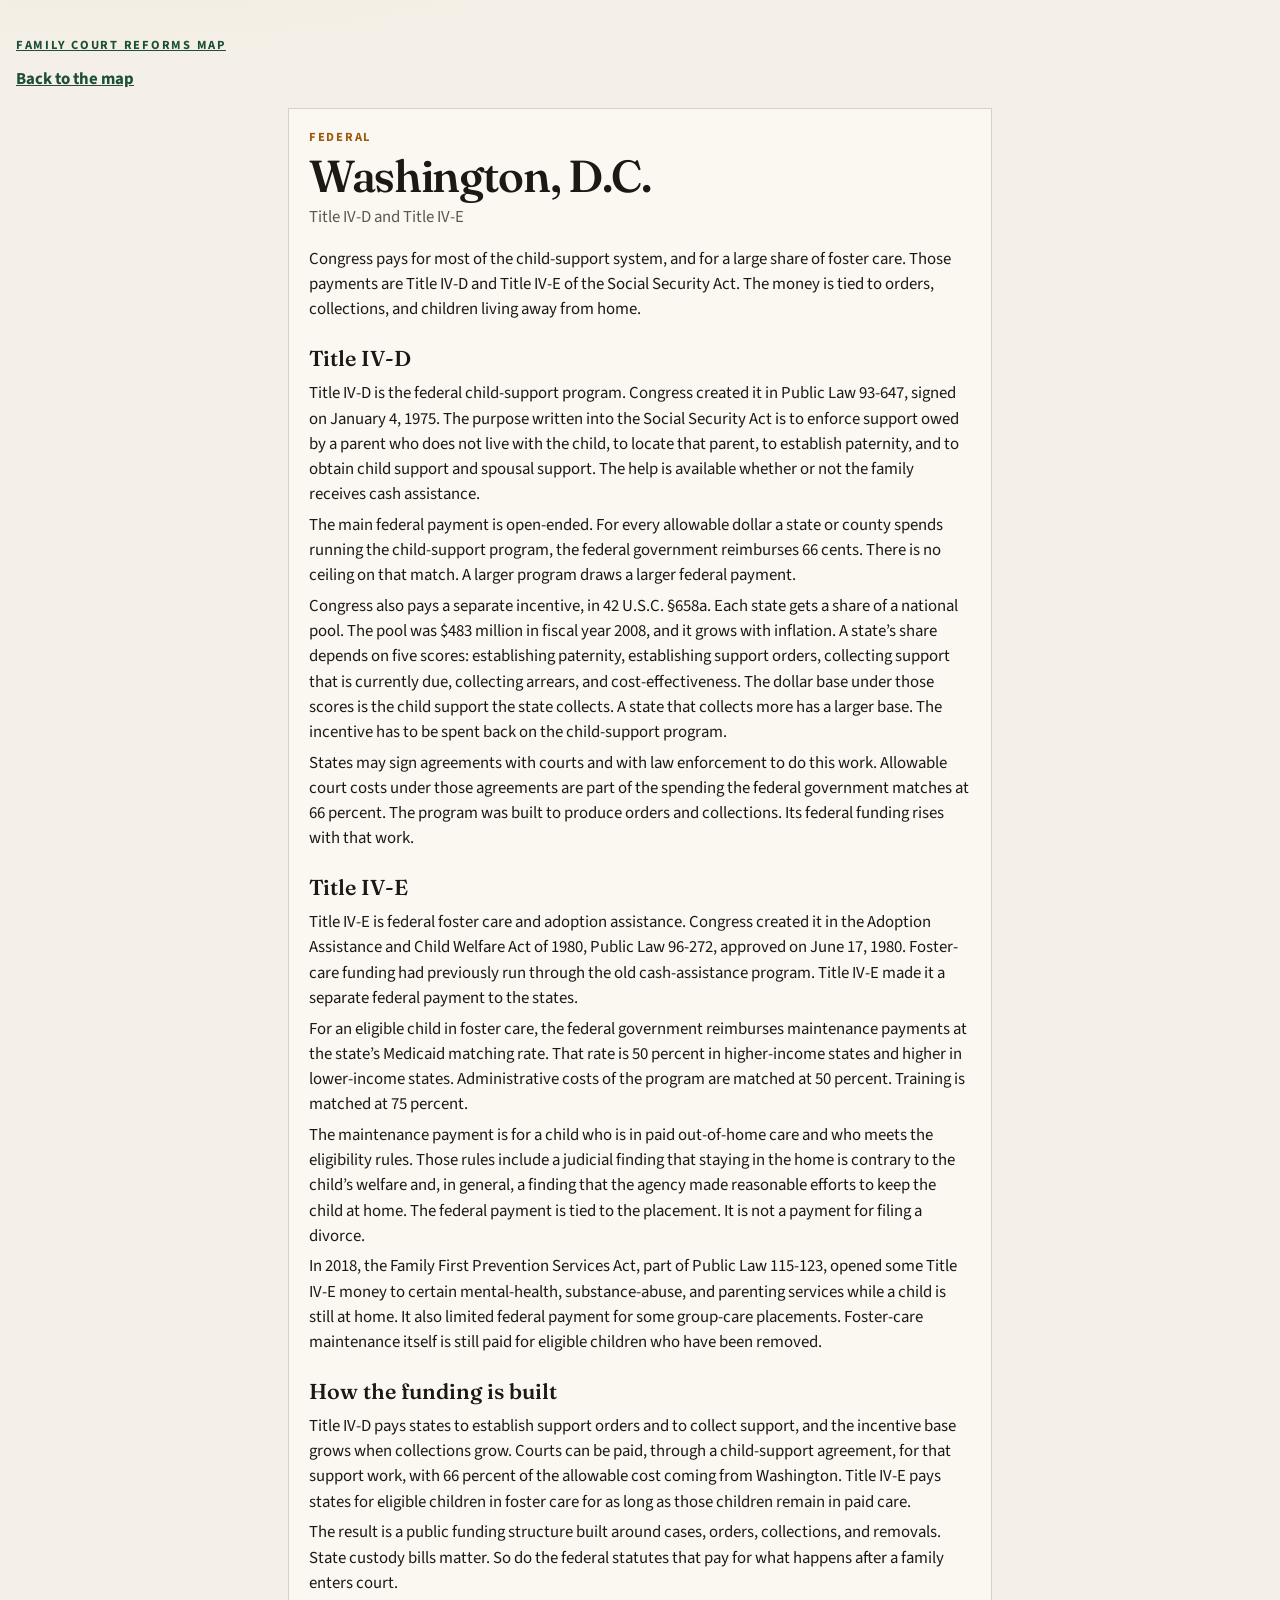
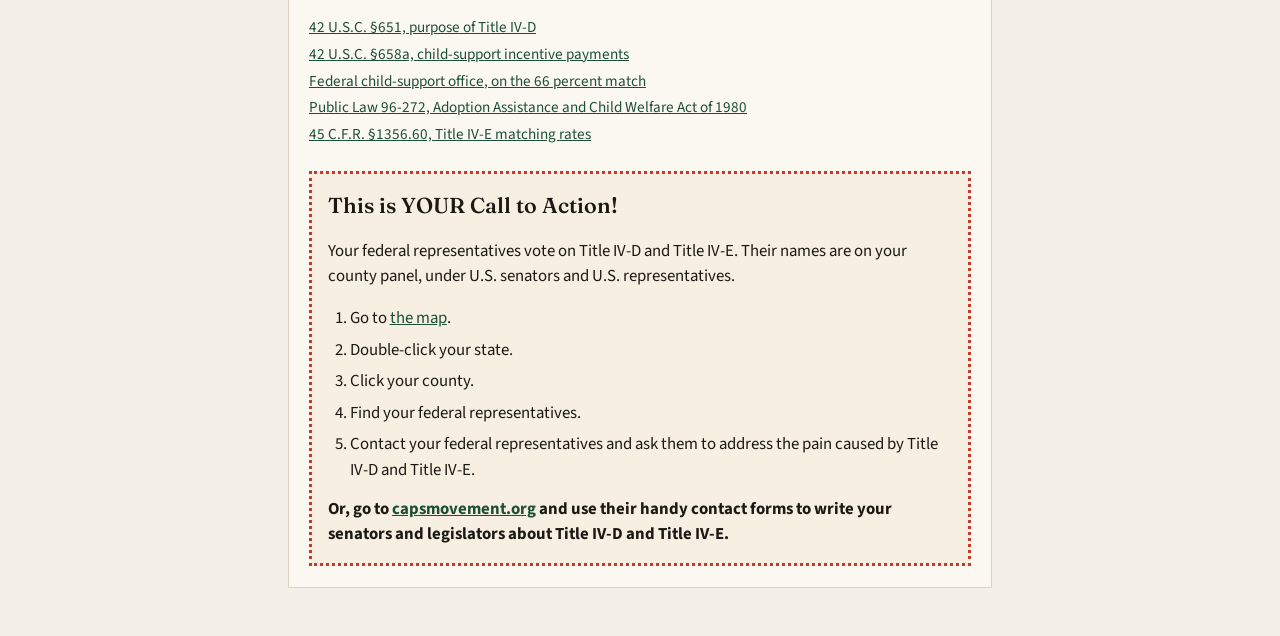
<file: federal.html>
<!DOCTYPE html>
<html lang="en">
<head>
  <meta charset="utf-8">
  <meta name="viewport" content="width=device-width, initial-scale=1">
  <title>Washington, D.C. · Federal · Family Court Reforms Map</title>
  <meta name="description" content="How Title IV-D child support and Title IV-E foster care are funded, and why that money reaches family court.">
  <link rel="preconnect" href="https://fonts.googleapis.com">
  <link rel="preconnect" href="https://fonts.gstatic.com" crossorigin>
  <link href="https://fonts.googleapis.com/css2?family=Fraunces:opsz,wght@9..144,560;9..144,640&family=Source+Sans+3:ital,wght@0,400;0,600;0,700;1,400&display=swap" rel="stylesheet">
  <link rel="stylesheet" href="styles.css?v=35">
</head>
<body>
  <header class="site-header">
    <p class="kicker"><a href="index.html">Family Court Reforms Map</a></p>
    <p class="profile-back"><a href="index.html">Back to the map</a></p>
  </header>
  <main class="profile-page">
    <article class="profile-card">
      <p class="kicker">Federal</p>
      <h1>Washington, D.C.</h1>
      <p class="profile-role">Title IV-D and Title IV-E</p>
      <p>Congress pays for most of the child-support system, and for a large share of foster care. Those payments are Title IV-D and Title IV-E of the Social Security Act. The money is tied to orders, collections, and children living away from home.</p>

      <section class="profile-stance">
        <h2>Title IV-D</h2>
        <p>Title IV-D is the federal child-support program. Congress created it in Public Law 93-647, signed on January 4, 1975. The purpose written into the Social Security Act is to enforce support owed by a parent who does not live with the child, to locate that parent, to establish paternity, and to obtain child support and spousal support. The help is available whether or not the family receives cash assistance.</p>
        <p>The main federal payment is open-ended. For every allowable dollar a state or county spends running the child-support program, the federal government reimburses 66 cents. There is no ceiling on that match. A larger program draws a larger federal payment.</p>
        <p>Congress also pays a separate incentive, in 42 U.S.C. §658a. Each state gets a share of a national pool. The pool was $483 million in fiscal year 2008, and it grows with inflation. A state’s share depends on five scores: establishing paternity, establishing support orders, collecting support that is currently due, collecting arrears, and cost-effectiveness. The dollar base under those scores is the child support the state collects. A state that collects more has a larger base. The incentive has to be spent back on the child-support program.</p>
        <p>States may sign agreements with courts and with law enforcement to do this work. Allowable court costs under those agreements are part of the spending the federal government matches at 66 percent. The program was built to produce orders and collections. Its federal funding rises with that work.</p>
      </section>

      <section class="profile-stance">
        <h2>Title IV-E</h2>
        <p>Title IV-E is federal foster care and adoption assistance. Congress created it in the Adoption Assistance and Child Welfare Act of 1980, Public Law 96-272, approved on June 17, 1980. Foster-care funding had previously run through the old cash-assistance program. Title IV-E made it a separate federal payment to the states.</p>
        <p>For an eligible child in foster care, the federal government reimburses maintenance payments at the state’s Medicaid matching rate. That rate is 50 percent in higher-income states and higher in lower-income states. Administrative costs of the program are matched at 50 percent. Training is matched at 75 percent.</p>
        <p>The maintenance payment is for a child who is in paid out-of-home care and who meets the eligibility rules. Those rules include a judicial finding that staying in the home is contrary to the child’s welfare and, in general, a finding that the agency made reasonable efforts to keep the child at home. The federal payment is tied to the placement. It is not a payment for filing a divorce.</p>
        <p>In 2018, the Family First Prevention Services Act, part of Public Law 115-123, opened some Title IV-E money to certain mental-health, substance-abuse, and parenting services while a child is still at home. It also limited federal payment for some group-care placements. Foster-care maintenance itself is still paid for eligible children who have been removed.</p>
      </section>

      <section class="profile-stance">
        <h2>How the funding is built</h2>
        <p>Title IV-D pays states to establish support orders and to collect support, and the incentive base grows when collections grow. Courts can be paid, through a child-support agreement, for that support work, with 66 percent of the allowable cost coming from Washington. Title IV-E pays states for eligible children in foster care for as long as those children remain in paid care.</p>
        <p>The result is a public funding structure built around cases, orders, collections, and removals. State custody bills matter. So do the federal statutes that pay for what happens after a family enters court.</p>
      </section>

      <ul class="federal-sources">
        <li><a href="https://uscode.house.gov/view.xhtml?req=granuleid:USC-prelim-title42-section651&amp;num=0&amp;edition=prelim">42 U.S.C. §651, purpose of Title IV-D</a></li>
        <li><a href="https://uscode.house.gov/view.xhtml?req=granuleid:USC-prelim-title42-section658a&amp;num=0&amp;edition=prelim">42 U.S.C. §658a, child-support incentive payments</a></li>
        <li><a href="https://www.acf.hhs.gov/css/ocsedatablog/2017/05/child-support-program-funding-2008-2016">Federal child-support office, on the 66 percent match</a></li>
        <li><a href="https://www.ssa.gov/OP_Home/comp2/F096-272.html">Public Law 96-272, Adoption Assistance and Child Welfare Act of 1980</a></li>
        <li><a href="https://www.law.cornell.edu/cfr/text/45/1356.60">45 C.F.R. §1356.60, Title IV-E matching rates</a></li>
      </ul>

      <section class="federal-cta">
        <h2>This is YOUR Call to Action!</h2>
        <p>Your federal representatives vote on Title IV-D and Title IV-E. Their names are on your county panel, under U.S. senators and U.S. representatives.</p>
        <ol>
          <li>Go to <a href="index.html">the map</a>.</li>
          <li>Double-click your state.</li>
          <li>Click your county.</li>
          <li>Find your federal representatives.</li>
          <li>Contact your federal representatives and ask them to address the pain caused by Title IV-D and Title IV-E.</li>
        </ol>
        <p class="federal-cta-or">Or, go to <a href="https://capsmovement.org/" target="_blank" rel="noopener">capsmovement.org</a> and use their handy contact forms to write your senators and legislators about Title IV-D and Title IV-E.</p>
      </section>
    </article>
  </main>
</body>
</html>
</file>
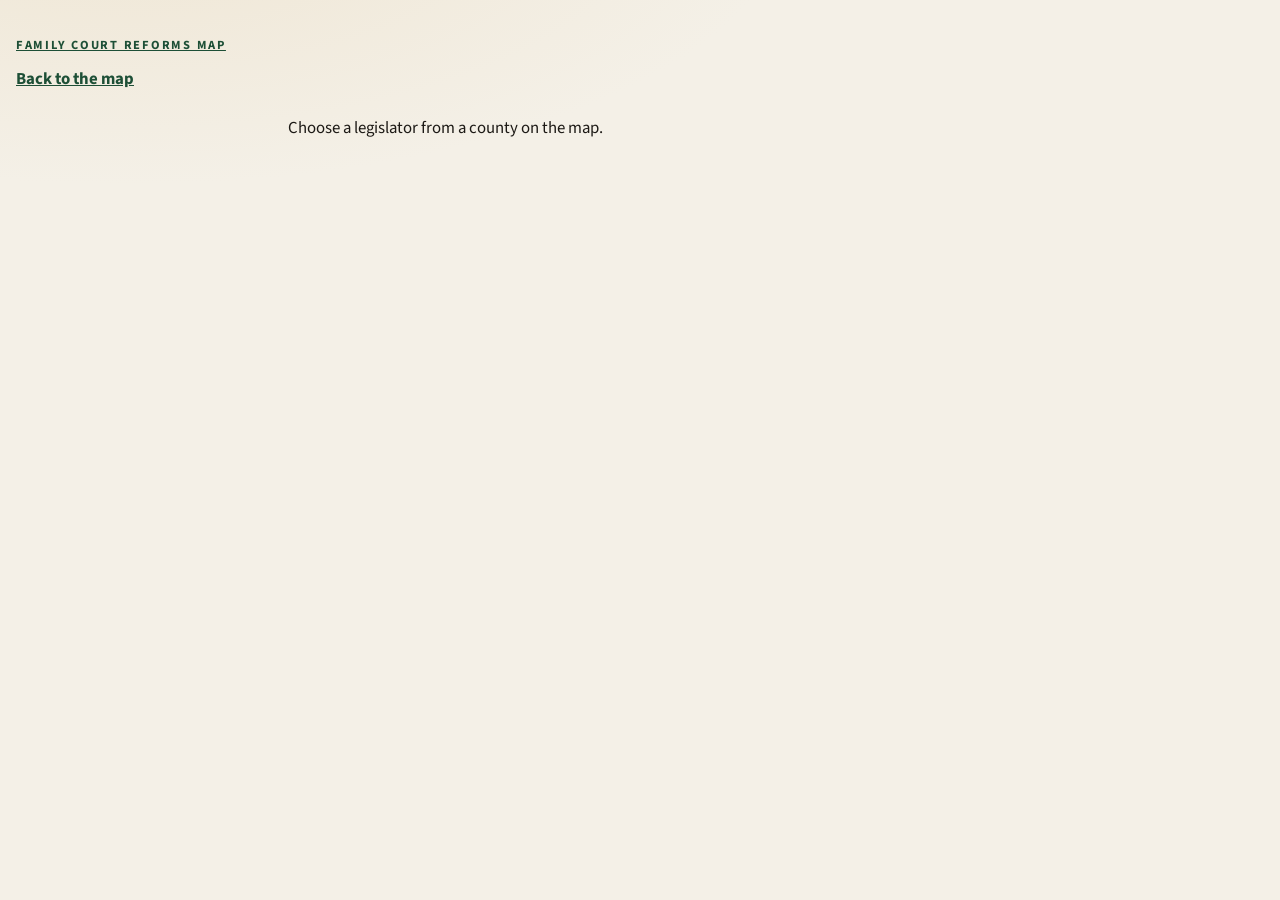
<file: profile.html>
<!DOCTYPE html>
<html lang="en">
<head>
  <meta charset="utf-8">
  <meta name="viewport" content="width=device-width, initial-scale=1">
  <title>Legislator profile · Family Court Reforms Map</title>
  <meta name="description" content="Profile for a state or federal legislator on the Family Court Reforms Map.">
  <link rel="preconnect" href="https://fonts.googleapis.com">
  <link rel="preconnect" href="https://fonts.gstatic.com" crossorigin>
  <link href="https://fonts.googleapis.com/css2?family=Fraunces:opsz,wght@9..144,560;9..144,640&family=Source+Sans+3:ital,wght@0,400;0,600;0,700;1,400&display=swap" rel="stylesheet">
  <link rel="stylesheet" href="styles.css?v=17">
</head>
<body>
  <header class="site-header">
    <p class="kicker"><a href="index.html">Family Court Reforms Map</a></p>
    <p class="profile-back"><a id="back" href="index.html">Back to the map</a></p>
  </header>
  <main id="profile" class="profile-page">
    <p>Loading profile…</p>
  </main>
  <script src="names.js?v=1"></script>
  <script src="profile.js?v=15"></script>
</body>
</html>
</file>
<file: styles.css>
:root {
  --paper: #f4f0e7;
  --panel: #fbf8f2;
  --ink: #1c1915;
  --muted: #5e574e;
  --line: #d8d0c3;
  --passed: #1d6b43;
  --progress: #9a5b10;
  --none: #6d675e;
  --chip: #fffdf9;
  --focus: #1c1915;
  color-scheme: light;
}

* { box-sizing: border-box; }

html { scroll-behavior: smooth; }

body {
  margin: 0;
  min-height: 100vh;
  background:
    radial-gradient(1200px 500px at 10% -10%, #efe6d4 0%, transparent 55%),
    var(--paper);
  color: var(--ink);
  font-family: "Source Sans 3", "Segoe UI", sans-serif;
  font-size: 1.05rem;
  line-height: 1.5;
}

a { color: #1d4f36; }
a:hover { color: #143828; }

.site-header,
main,
.guide,
.site-footer {
  width: min(1720px, calc(100% - 2rem));
  margin-inline: auto;
}

.site-header { padding: 2.25rem 0 0.5rem; }

.kicker {
  margin: 0 0 0.35rem;
  font-size: 0.78rem;
  font-weight: 700;
  letter-spacing: 0.14em;
  text-transform: uppercase;
  color: var(--progress);
}

h1 {
  margin: 0;
  font-family: Fraunces, Georgia, serif;
  font-weight: 560;
  font-size: clamp(2.2rem, 4vw, 3.4rem);
  letter-spacing: -0.03em;
  line-height: 1.05;
}

.view-tabs {
  display: flex;
  flex-wrap: wrap;
  gap: 0.25rem;
  margin: 1.15rem 0 0;
  border-bottom: 1px solid var(--line);
}

.view-tab {
  border: 0;
  border-bottom: 3px solid transparent;
  margin-bottom: -1px;
  background: transparent;
  color: var(--muted);
  font: inherit;
  font-weight: 700;
  font-size: 1.05rem;
  padding: 0.45rem 0.85rem 0.5rem;
  cursor: pointer;
}

.view-tab:hover { color: var(--ink); }

.view-tab[aria-selected="true"] {
  color: var(--ink);
  border-bottom-color: var(--passed);
}

#tab-guide,
#tab-guide:hover,
#tab-guide[aria-selected="true"] {
  color: #e10600;
}

#tab-guide[aria-selected="true"] {
  border-bottom-color: #e10600;
}

body[data-view="guide"] #map-lede,
body[data-view="directory"] #map-lede,
body[data-view="history"] #map-lede,
body[data-view="research"] #map-lede { display: none; }

.lede {
  max-width: 42rem;
  margin: 0.85rem 0 0;
  color: var(--muted);
  font-size: 1.12rem;
}

.petition-banner {
  display: block;
  margin: 1rem 0 0;
  padding: 0.9rem 1.15rem;
  background: #e10600;
  color: #fff;
  font-weight: 700;
  font-size: 1.15rem;
  line-height: 1.35;
  text-align: center;
  text-decoration: none;
}

.petition-banner:hover,
.petition-banner:focus-visible {
  background: #c10500;
  color: #fff;
  text-decoration: underline;
}

.guide-body {
  max-width: 42rem;
  padding-bottom: 0.5rem;
}

.cta-blurb p {
  margin: 0 0 0.75rem;
  font-size: 1.12rem;
}

.cta-blurb p:last-child { margin-bottom: 0; }

.cta-steps {
  margin: 1.35rem 0 0;
  padding: 0 0 0 1.4rem;
  font-size: 1.12rem;
}

.cta-steps li {
  margin: 0.4rem 0;
  padding-left: 0.2rem;
}

.cta-steps li::marker {
  color: var(--progress);
  font-weight: 700;
}

.guide-rules {
  list-style: none;
  margin: 1.35rem 0 0;
  padding: 0;
  counter-reset: guide;
}

.guide-rules li {
  counter-increment: guide;
  padding: 0.95rem 0 1rem;
  border-top: 1px solid var(--line);
}

.guide-rules h2 {
  margin: 0;
  font-size: 1.35rem;
}

.guide-rules h2::before {
  content: counter(guide) ". ";
  color: var(--progress);
}

.guide-rules p {
  margin: 0.4rem 0 0;
}

.guide-next {
  margin: 1.15rem 0 0.55rem;
}

.guide-back {
  border: 0;
  background: none;
  padding: 0;
  color: #1d4f36;
  font: inherit;
  font-weight: 700;
  text-decoration: underline;
  cursor: pointer;
}

.guide-back:hover { color: #143828; }

.advocate-list {
  list-style: none;
  margin: 1.35rem 0 0;
  padding: 0;
}

.advocate-list li {
  padding: 0.95rem 0 1rem;
  border-top: 1px solid var(--line);
}

.advocate-list > li > a {
  font-family: Fraunces, Georgia, serif;
  font-size: 1.35rem;
  font-weight: 560;
  text-decoration-thickness: 1px;
  text-underline-offset: 0.16em;
}

.advocate-list p {
  margin: 0.35rem 0 0;
  color: var(--muted);
}

.advocate-links {
  display: flex;
  flex-wrap: wrap;
  gap: 0.2rem 0.9rem;
  font-weight: 700;
}

.advocate-links a {
  font-size: 1rem;
}

.directory-section {
  margin-top: 1.8rem;
}

.directory-section h2 {
  margin: 0;
  font-size: 1.55rem;
}

.totals { margin: 0.25rem 0 1.75rem; }

.totals-kicker {
  margin: 0 0 0.55rem;
  font-size: 0.78rem;
  font-weight: 700;
  letter-spacing: 0.14em;
  text-transform: uppercase;
  color: var(--muted);
}

.totals-grid {
  display: grid;
  grid-template-columns: repeat(3, minmax(0, 1fr));
  gap: 0.75rem;
  margin: 0;
}

.total-card {
  display: block;
  width: 100%;
  text-align: left;
  background: var(--panel);
  border: 1px solid var(--line);
  padding: 0.8rem 1rem 0.95rem;
  font: inherit;
  color: inherit;
  cursor: pointer;
}

.total-card:hover,
.total-card:focus-visible {
  border-color: var(--ink);
  background: #fff;
}

.total-label {
  display: block;
  margin: 0;
  font-size: 0.78rem;
  font-weight: 700;
  letter-spacing: 0.08em;
  text-transform: uppercase;
  color: var(--muted);
}

.total-value {
  display: block;
  margin: 0.2rem 0 0;
  font-family: Fraunces, Georgia, serif;
  font-size: clamp(2rem, 4vw, 2.7rem);
  font-weight: 560;
  letter-spacing: -0.03em;
  line-height: 1;
  font-variant-numeric: tabular-nums;
}

.total-value.passed { color: var(--passed); }
.total-value.progress { color: var(--progress); }
.total-value.none { color: var(--none); }

.totals-dialog {
  width: min(46rem, calc(100vw - 2rem));
  max-height: min(85vh, 44rem);
  margin: auto;
  padding: 0;
  border: 1px solid var(--ink);
  background: var(--paper);
  color: var(--ink);
}

.totals-dialog::backdrop {
  background: rgba(28, 25, 21, 0.48);
}

.totals-dialog-head {
  display: flex;
  justify-content: space-between;
  align-items: flex-start;
  gap: 1rem;
  padding: 1rem 1rem 0.8rem;
  border-bottom: 1px solid var(--line);
}

.totals-dialog-head h2 { font-size: 1.55rem; }

.dialog-close {
  border: 1px solid var(--line);
  background: var(--panel);
  color: var(--ink);
  font: inherit;
  font-weight: 700;
  padding: 0.3rem 0.7rem;
  cursor: pointer;
  flex: none;
}

.dialog-close:hover { border-color: var(--ink); }

.totals-dialog-body {
  overflow: auto;
  max-height: calc(85vh - 5.2rem);
  padding: 0.95rem 1rem 1.15rem;
}

.modal-lead {
  margin: 0 0 0.75rem;
  color: var(--muted);
}

.modal-group { margin: 0 0 1rem; }
.modal-group:last-child { margin-bottom: 0; }

.modal-group h3 {
  margin: 0 0 0.45rem;
  font-family: Fraunces, Georgia, serif;
  font-size: 1.15rem;
  font-weight: 560;
  letter-spacing: 0;
  text-transform: none;
}

.modal-count {
  color: var(--muted);
  font-family: "Source Sans 3", "Segoe UI", sans-serif;
  font-size: 0.95rem;
  font-weight: 700;
}

.modal-bills {
  list-style: none;
  margin: 0;
  padding: 0;
}

.modal-bills li {
  margin: 0;
  padding: 0.85rem 0;
  border-top: 1px solid var(--line);
}

.modal-bills li:first-child {
  border-top: 0;
  padding-top: 0;
}

.modal-bills h3 {
  margin: 0;
  font-family: Fraunces, Georgia, serif;
  font-size: 1.15rem;
  font-weight: 560;
  letter-spacing: 0;
  text-transform: none;
}

.modal-bills p { margin: 0.3rem 0 0; }
.modal-bills .meta { color: var(--muted); }

.pills {
  display: flex;
  flex-wrap: wrap;
  gap: 0.35rem;
}

.pill {
  border: 1px solid var(--line);
  background: var(--chip);
  padding: 0.18rem 0.55rem;
  font-size: 0.9rem;
}

.pill-id {
  margin-left: 0.35rem;
  color: var(--muted);
  font-weight: 700;
  font-size: 0.82rem;
}

.totals-note {
  max-width: 46rem;
  margin: 0.6rem 0 0;
  color: var(--muted);
  font-size: 0.92rem;
}

.toolbar {
  display: grid;
  grid-template-columns: minmax(16rem, 48rem) auto;
  gap: 1.5rem;
  align-items: start;
  margin: 1.6rem 0 1.1rem;
}

.bill-picker label {
  display: block;
  margin-bottom: 0.35rem;
  font-size: 0.78rem;
  font-weight: 700;
  letter-spacing: 0.12em;
  text-transform: uppercase;
}

select {
  width: 100%;
  appearance: none;
  border: 1px solid var(--ink);
  border-radius: 0;
  background: var(--panel) url("data:image/svg+xml,%3Csvg xmlns='http://www.w3.org/2000/svg' width='12' height='8' viewBox='0 0 12 8'%3E%3Cpath fill='%231c1915' d='M1 1l5 5 5-5'/%3E%3C/svg%3E") right 0.9rem center no-repeat;
  color: var(--ink);
  font: inherit;
  font-weight: 600;
  padding: 0.75rem 2.4rem 0.75rem 0.85rem;
}

select:focus-visible,
button:focus-visible,
.map-svg path:focus-visible {
  outline: 2px solid var(--focus);
  outline-offset: 2px;
}

.bill-summary {
  margin: 0.7rem 0 0;
  color: var(--muted);
  font-size: 0.98rem;
}

.legend {
  display: flex;
  flex-wrap: wrap;
  gap: 0.5rem;
  align-content: start;
  justify-content: flex-end;
}

.legend-btn {
  display: inline-flex;
  align-items: center;
  gap: 0.45rem;
  border: 1px solid var(--line);
  background: var(--panel);
  color: var(--ink);
  font: inherit;
  font-weight: 600;
  padding: 0.45rem 0.7rem 0.45rem 0.5rem;
  cursor: pointer;
}

.legend-btn[aria-pressed="true"] {
  border-color: var(--ink);
  background: #fff;
}

.swatch {
  width: 0.95rem;
  height: 0.95rem;
  border: 1px solid rgba(28, 25, 21, 0.25);
  flex: none;
}

.swatch-passed { background: var(--passed); border-color: var(--passed); }
.swatch-progress {
  background: repeating-linear-gradient(-45deg, #e0a04a, #e0a04a 3px, #f6e2c0 3px, #f6e2c0 6px);
}
.swatch-none { background: #ddd6c8; }

.count {
  min-width: 1.4rem;
  color: var(--muted);
  font-variant-numeric: tabular-nums;
  font-weight: 700;
}

.layout {
  display: flex;
  flex-direction: column;
  gap: 0.75rem;
  padding-bottom: 1rem;
}

.map-panel,
.detail,
.list-block {
  background: var(--panel);
  border: 1px solid var(--line);
}

.map-panel { padding: 0.85rem 0.9rem 0.7rem; }

.map-head {
  display: flex;
  justify-content: space-between;
  gap: 1rem;
  align-items: baseline;
  margin-bottom: 0.25rem;
}

.map-title {
  display: flex;
  align-items: center;
  gap: 0.65rem;
  min-width: 0;
}

.map-nav {
  border: 1px solid var(--line);
  background: #fff;
  color: var(--ink);
  font: inherit;
  font-size: 0.85rem;
  font-weight: 700;
  padding: 0.22rem 0.55rem;
  cursor: pointer;
}

.map-nav:hover { border-color: var(--ink); }

h2 {
  margin: 0;
  font-family: Fraunces, Georgia, serif;
  font-size: 1.35rem;
  font-weight: 560;
}

.hover-readout {
  margin: 0;
  color: var(--muted);
  font-size: 0.95rem;
  text-align: right;
  flex: none;
}

.map-svg {
  display: block;
  width: 100%;
  height: auto;
}

.map-svg path {
  stroke: #fbf8f2;
  stroke-width: 0.9;
  cursor: pointer;
}

.map-svg path.status-passed { fill: var(--passed); }
.map-svg path.status-passed.is-caveat { fill: url(#passed-hatch); }
.map-svg path.status-progress { fill: url(#progress-hatch); }
.map-svg path.status-progress.is-stalled { fill: url(#stalled-hatch); }
.map-svg path.status-none { fill: #ddd6c8; }

.federal-spot {
  cursor: pointer;
}

.federal-spot rect {
  fill: #1c3a5f;
  stroke: #fbf8f2;
  stroke-width: 1.4;
}

.federal-spot text {
  fill: #fbf8f2;
  font-family: "Source Sans 3", "Segoe UI", sans-serif;
  font-size: 22px;
  font-weight: 700;
  pointer-events: none;
}

.federal-spot .federal-sub {
  font-size: 11px;
  letter-spacing: 0.12em;
}

.federal-spot:hover rect,
.federal-spot:focus rect,
.federal-spot:focus-visible rect {
  fill: #142940;
}

.federal-spot:focus-visible {
  outline: none;
}

.federal-cta {
  margin-top: 1.6rem;
  padding: 0.95rem 1rem 1rem;
  background: #f6efe2;
  border: 3px dotted #c23b2e;
}

.federal-cta h2 {
  margin: 0 0 0.35rem;
  font-size: 1.35rem;
}

.federal-cta h2::before { content: none; }

.federal-cta ol {
  margin: 0.35rem 0 0;
  padding-left: 1.35rem;
}

.federal-cta li { margin: 0.4rem 0; }

.federal-cta .guide-back { font-weight: inherit; }

.federal-cta-or {
  margin: 0.9rem 0 0;
  font-weight: 700;
}

.federal-sources {
  margin: 1.25rem 0 0;
  padding: 0;
  list-style: none;
  color: var(--muted);
  font-size: 0.95rem;
}

.federal-sources li { margin: 0.25rem 0; }

.map-svg path.is-selected,
.map-svg path.county.is-current {
  stroke: var(--ink);
  stroke-width: 2.4;
}

.map-svg.is-filtering path { opacity: 0.28; }
.map-svg.is-filtering path.is-match { opacity: 1; }

.side {
  display: grid;
  grid-template-columns: minmax(16rem, 22rem) minmax(0, 1fr);
  gap: 0.75rem;
  align-items: start;
}

.officials {
  order: -1;
  grid-column: 1 / -1;
}

.lists {
  display: grid;
  grid-template-columns: repeat(3, minmax(0, 1fr));
  gap: 0.75rem;
  min-width: 0;
}

.detail { padding: 1rem 1.05rem 1.1rem; }

.detail h3 {
  margin: 0 0 0.2rem;
  font-family: Fraunces, Georgia, serif;
  font-size: 1.55rem;
  font-weight: 560;
  line-height: 1.15;
}

.status-line {
  margin: 0 0 0.55rem;
  font-weight: 700;
}

.status-line.passed { color: var(--passed); }
.status-line.passed.caveat::before {
  content: "";
  display: inline-block;
  width: 0.95rem;
  height: 0.95rem;
  margin-right: 0.4rem;
  vertical-align: -0.12rem;
  background: repeating-linear-gradient(-45deg, #1d6b43, #1d6b43 3px, #d7efe3 3px, #d7efe3 6px);
  border: 1px solid #1d6b43;
}
.status-line.progress { color: var(--progress); }
.status-line.progress.stalled { color: #9a2a22; }
.status-line.progress.stalled::before {
  content: "";
  display: inline-block;
  width: 0.95rem;
  height: 0.95rem;
  margin-right: 0.4rem;
  vertical-align: -0.12rem;
  background: repeating-linear-gradient(-45deg, #c23b2e, #c23b2e 3px, #f8d4ce 3px, #f8d4ce 6px);
  border: 1px solid #c23b2e;
}
.status-line.none { color: var(--none); }

.detail p { margin: 0.35rem 0; }
.detail .meta { color: var(--muted); font-size: 0.95rem; }

.links { display: flex; flex-wrap: wrap; gap: 0.75rem 1rem; margin-top: 0.75rem; }
.links a { font-weight: 700; }

.official-groups {
  display: grid;
  grid-template-columns: repeat(2, minmax(0, 1fr));
  gap: 0.35rem 2rem;
}
.officials h4 {
  margin: 0.7rem 0 0.3rem;
  font-size: 0.78rem;
  letter-spacing: 0.12em;
  text-transform: uppercase;
}
.officials ul {
  list-style: none;
  margin: 0;
  padding: 0;
}
.officials li {
  display: flex;
  flex-wrap: wrap;
  gap: 0.15rem 0.55rem;
  align-items: baseline;
  padding: 0.18rem 0;
  border-bottom: 1px solid var(--line);
}
.officials li:last-child { border-bottom: 0; }
.official-meta { color: var(--muted); font-size: 0.92rem; }
.profile-link { font-weight: 700; text-decoration: underline; }
.cta-person a { font-weight: 700; text-decoration: underline; }
.officials .source-note { margin-top: 0.8rem; }

.groupchat-banner {
  display: block;
  margin: 0.9rem 0 1rem;
  padding: 0.9rem 1.15rem;
  background: #e10600;
  border: 2px solid #9a0500;
  color: #fff;
  font-weight: 700;
  font-size: 1.12rem;
  line-height: 1.35;
  text-align: center;
  text-decoration: none;
}

.groupchat-banner:hover,
.groupchat-banner:focus-visible {
  background: #c10500;
  color: #fff;
  text-decoration: underline;
}

.officials .cta {
  margin-top: 0.85rem;
  padding: 0.95rem 1rem 0.85rem;
  background: #f6efe2;
  border: 3px dotted #c23b2e;
}
.officials .cta h4 {
  margin: 0 0 0.35rem;
  font-family: Fraunces, Georgia, serif;
  font-size: 1.28rem;
  font-weight: 560;
  letter-spacing: -0.02em;
  line-height: 1.2;
  text-transform: none;
}
.officials .cta p { margin: 0.15rem 0 0.65rem; }
.officials .cta-bills {
  margin: 0 0 0.75rem;
  padding-left: 1.15rem;
  list-style: disc;
}
.officials .cta-bills li {
  display: list-item;
  padding: 0.08rem 0;
  border-bottom: 0;
}

.officials .cta-sponsor-steps {
  margin: 0.15rem 0 0.85rem;
  padding-left: 1.35rem;
}

.officials .cta-sponsor-steps li {
  display: list-item;
  padding: 0.18rem 0;
  border-bottom: 0;
}

.officials .cta-sponsor-steps a {
  font-weight: 700;
}
.officials .cta-people li {
  justify-content: space-between;
  gap: 0.3rem 1rem;
  padding: 0.45rem 0;
}
.cta-person {
  display: flex;
  flex-wrap: wrap;
  gap: 0.1rem 0.55rem;
  min-width: 0;
}
.cta-actions {
  display: flex;
  flex-wrap: wrap;
  gap: 0.35rem 0.9rem;
  font-weight: 700;
}

.cta-email {
  font-weight: 600;
  user-select: all;
}

.list-block { padding: 0.75rem 0.85rem 0.9rem; }
.list-block h3 {
  margin: 0 0 0.45rem;
  font-size: 0.78rem;
  letter-spacing: 0.12em;
  text-transform: uppercase;
}

.chips {
  display: flex;
  flex-wrap: wrap;
  gap: 0.35rem;
}

.chips.scroll {
  max-height: none;
  overflow: visible;
}

.chip {
  border: 1px solid var(--line);
  background: var(--chip);
  color: var(--ink);
  font: inherit;
  font-size: 0.9rem;
  padding: 0.18rem 0.55rem;
  cursor: pointer;
}

.chip.is-caveat,
.pill.is-caveat {
  background: repeating-linear-gradient(-45deg, #fbf8f2, #fbf8f2 3px, #d7efe3 3px, #d7efe3 6px);
}

.chip.is-stalled,
.pill.is-stalled {
  background: repeating-linear-gradient(-45deg, #fbf8f2, #fbf8f2 3px, #f8d4ce 3px, #f8d4ce 6px);
}

.chip.is-current {
  border-color: var(--ink);
  background: var(--ink);
  color: #fbf8f2;
}

.empty { margin: 0; color: var(--muted); font-size: 0.95rem; }

.site-footer {
  padding: 0 0 2.5rem;
  color: var(--muted);
  font-size: 0.92rem;
}

.site-footer p { margin: 0.2rem 0; }

#visitor-count-value { font-variant-numeric: tabular-nums; }

.profile-back { margin: 0.75rem 0 0; font-weight: 700; }
.profile-page {
  width: min(44rem, calc(100% - 2rem));
  margin: 0.5rem auto 3rem;
}
.profile-card {
  background: var(--panel);
  border: 1px solid var(--line);
  padding: 1.2rem 1.25rem 1.3rem;
}
.profile-head {
  display: flex;
  gap: 1rem;
  align-items: flex-start;
}
.profile-photo {
  width: 7.25rem;
  height: 9rem;
  object-fit: cover;
  object-position: center top;
  background: var(--paper);
  flex: none;
}
.profile-page h1 {
  font-size: clamp(2rem, 4vw, 2.8rem);
}
.profile-role {
  margin: 0.35rem 0 0;
  color: var(--muted);
}
.profile-facts {
  margin: 1rem 0 0;
}
.profile-fact {
  display: grid;
  grid-template-columns: 11rem minmax(0, 1fr);
  gap: 0.75rem;
  padding: 0.42rem 0;
  border-top: 1px solid var(--line);
}
.profile-fact dt { margin: 0; color: var(--muted); }
.profile-fact dd { margin: 0; overflow-wrap: anywhere; }
.profile-links {
  display: flex;
  flex-wrap: wrap;
  gap: 0.75rem 1.1rem;
  margin-top: 0.95rem;
  font-weight: 700;
}
.profile-stance {
  margin-top: 1.15rem;
  padding-top: 0.15rem;
}
.profile-stance h2 {
  margin: 0 0 0.35rem;
  font-family: Fraunces, Georgia, serif;
  font-size: 1.35rem;
  font-weight: 560;
}
.profile-stance p { margin: 0.35rem 0; }

.bill-actions {
  list-style: none;
  margin: 0.4rem 0 0;
  padding: 0;
}

.bill-actions li {
  display: grid;
  grid-template-columns: 9.5rem minmax(0, 1fr);
  gap: 0.75rem;
  padding: 0.38rem 0;
  border-top: 1px solid var(--line);
}

.bill-actions time {
  color: var(--muted);
}

.tie-bars {
  margin-top: 1.25rem;
  padding: 0.95rem 1rem 0.35rem;
  background: #f6efe2;
  border: 3px solid #9a5b10;
}

.tie-bars h2 { margin-top: 0; }

.tie-bar {
  padding: 0.75rem 0;
  border-top: 1px solid #e0c9a4;
}

.tie-bar h3 {
  margin: 0;
  font-family: Fraunces, Georgia, serif;
  font-size: 1.2rem;
  font-weight: 560;
}

.tie-bar p { margin: 0.3rem 0; }

.tie-bar a { font-weight: 700; }
.profile-message { margin-top: 1rem; }

@media (max-width: 560px) {
  .profile-head { flex-direction: column; }
  .profile-fact,
  .bill-actions li { grid-template-columns: 1fr; gap: 0.1rem; }
}

@media (max-width: 1100px) {
  .side,
  .lists,
  .official-groups { grid-template-columns: 1fr; }
  .detail { order: 2; }
  .detail.officials { order: 1; }
  .lists { order: 3; }
}

@media (max-width: 860px) {
  .totals-grid,
  .toolbar { grid-template-columns: 1fr; }
  select { font-size: 0.84rem; }
  .legend { justify-content: flex-start; }
  .hover-readout { text-align: left; }
  .map-head { flex-direction: column; gap: 0.15rem; }
}

.research { padding-bottom: 1.5rem; }

.research-wrap { max-width: 68rem; }

.stat-hero {
  display: grid;
  grid-template-columns: minmax(0, 40rem) auto;
  gap: 0.5rem 2rem;
  align-items: center;
  margin-top: 0.85rem;
}

.stat-hero h2 {
  margin: 0;
  font-family: Fraunces, Georgia, serif;
  font-weight: 560;
  font-size: clamp(2rem, 4vw, 2.85rem);
  letter-spacing: -0.03em;
  line-height: 1.08;
}

.hero-art {
  width: 15rem;
  height: auto;
  justify-self: end;
}

.glance {
  list-style: none;
  display: grid;
  grid-template-columns: repeat(4, minmax(0, 1fr));
  gap: 0.75rem;
  margin: 1.35rem 0 0;
  padding: 0;
}

.glance li {
  background: var(--panel);
  border: 1px solid var(--line);
  border-top: 4px solid var(--passed);
  padding: 0.85rem 0.9rem 1rem;
}

.glance-num {
  margin: 0;
  font-family: Fraunces, Georgia, serif;
  font-size: clamp(1.8rem, 3vw, 2.45rem);
  line-height: 0.95;
  letter-spacing: -0.03em;
  color: var(--passed);
}

.glance-num small {
  display: block;
  margin-top: 0.15rem;
  font-family: "Source Sans 3", "Segoe UI", sans-serif;
  font-size: 0.82rem;
  font-weight: 700;
  letter-spacing: 0.04em;
  text-transform: uppercase;
  color: var(--muted);
}

.glance p:last-child {
  margin: 0.45rem 0 0;
  font-size: 0.98rem;
}

.stat-card {
  margin-top: 1.15rem;
  background: var(--panel);
  border: 1px solid var(--line);
  padding: 1.15rem 1.25rem 1.25rem;
}

.stat-kicker {
  margin: 0 0 0.2rem;
  font-size: 0.78rem;
  font-weight: 700;
  letter-spacing: 0.12em;
  text-transform: uppercase;
  color: var(--progress);
}

.stat-card h2 {
  margin: 0;
  font-family: Fraunces, Georgia, serif;
  font-weight: 560;
  font-size: 1.55rem;
  letter-spacing: -0.02em;
  line-height: 1.15;
}

.stat-card > p,
.stat-copy p { margin: 0.55rem 0 0; }

.waffle-layout {
  display: grid;
  grid-template-columns: 17.5rem minmax(0, 1fr);
  gap: 0.5rem 1.75rem;
  align-items: center;
  margin-top: 1rem;
}

.waffle { width: 100%; height: auto; display: block; }

.waffle-legend {
  list-style: none;
  margin: 0.85rem 0 0;
  padding: 0;
  display: grid;
  gap: 0.45rem;
}

.waffle-legend li {
  display: grid;
  grid-template-columns: 0.9rem auto;
  gap: 0.5rem;
  align-items: start;
}

.swatch-sq {
  width: 0.9rem;
  height: 0.9rem;
  margin-top: 0.2rem;
  border-radius: 2px;
}

.swatch-all { background: #1d6b43; }
.swatch-some { background: #3f8f62; }
.swatch-equal { background: #d4c4ae; box-shadow: inset 0 0 0 1px #7d6e58; }
.swatch-one {
  background: repeating-linear-gradient(-45deg, #f8d4ce, #f8d4ce 2px, #c23b2e 2px, #c23b2e 4.2px);
}

.waffle-legend strong { font-variant-numeric: tabular-nums; }

.stat-callout {
  margin: 1rem 0 0;
  padding: 0.75rem 0.9rem;
  background: #f3f7f4;
  border-left: 4px solid var(--passed);
}

.stat-callout p { margin: 0; }

.controls {
  list-style: none;
  display: flex;
  flex-wrap: wrap;
  gap: 0.5rem;
  margin: 0.75rem 0 0;
  padding: 0;
}

.controls li {
  background: #fff;
  border: 1px solid #c5ddd0;
  padding: 0.3rem 0.65rem;
  font-weight: 700;
  font-size: 0.95rem;
}

.outcomes {
  list-style: none;
  display: grid;
  grid-template-columns: repeat(4, minmax(0, 1fr));
  gap: 0.6rem;
  margin: 1rem 0 0;
  padding: 0;
}

.outcomes li {
  background: #f3f7f4;
  padding: 0.75rem 0.6rem 0.8rem;
  text-align: center;
  font-weight: 700;
}

.icon {
  width: 2.45rem;
  height: 2.45rem;
  margin: 0 auto 0.4rem;
  border-radius: 50%;
  background: #d7efe3;
  color: var(--passed);
  display: grid;
  place-items: center;
}

.icon svg { width: 1.35rem; height: 1.35rem; }

.dot-chart { margin-top: 1.05rem; }

.split-dots { width: min(100%, 28rem); height: auto; display: block; }

.dot-legend {
  display: flex;
  flex-wrap: wrap;
  gap: 0.45rem 1.1rem;
  margin: 0.55rem 0 0;
  padding: 0;
  list-style: none;
  color: var(--muted);
  font-size: 0.95rem;
}

.dot-legend li { display: flex; align-items: center; gap: 0.4rem; }

.dot-key {
  width: 0.75rem;
  height: 0.75rem;
  border-radius: 50%;
  background: #1d6b43;
}

.dot-key.open {
  background: #e7f3ec;
  box-shadow: inset 0 0 0 1.5px #1d6b43;
}

.stat-pair {
  display: grid;
  grid-template-columns: 1fr 1fr;
  gap: 0.75rem;
  margin-top: 1.15rem;
  align-items: stretch;
}

.stat-pair .stat-card { margin-top: 0; }

.ruler { margin-top: 1.15rem; }

.ruler-value {
  margin: 0 0 0.35rem;
  font-family: Fraunces, Georgia, serif;
  font-size: 1.35rem;
  color: var(--passed);
}

.ruler-track {
  position: relative;
  height: 0.55rem;
  border-radius: 999px;
  background: #e6dfd2;
}

.ruler-fill {
  display: block;
  width: 21.8%;
  height: 100%;
  border-radius: inherit;
  background: var(--passed);
}

.ruler-pin {
  position: absolute;
  left: 21.8%;
  top: 50%;
  width: 0.7rem;
  height: 0.7rem;
  border-radius: 50%;
  background: var(--ink);
  transform: translate(-50%, -50%);
}

.ruler-ticks {
  position: relative;
  height: 2.1rem;
  margin-top: 0.35rem;
  color: var(--muted);
  font-size: 0.88rem;
  font-variant-numeric: tabular-nums;
}

.ruler-ticks span { position: absolute; top: 0; }
.ruler-ticks span:nth-child(1) { left: 0; }
.ruler-ticks span:nth-child(2) { left: 40%; transform: translateX(-50%); text-align: center; }
.ruler-ticks span:nth-child(3) { right: 0; text-align: right; }

.stat-card .cite { margin-top: 0.95rem; }

.ruler-ticks small {
  display: block;
  font-size: 0.78rem;
}

.time-note {
  display: flex;
  gap: 0.7rem;
  align-items: center;
  margin-top: 0.95rem;
  padding-top: 0.8rem;
  border-top: 1px solid var(--line);
  font-weight: 700;
}

.time-note p { margin: 0; }

.time-note svg { width: 2.6rem; height: 2.6rem; flex: none; color: var(--passed); }

.ring-row {
  display: grid;
  grid-template-columns: auto minmax(0, 1fr);
  gap: 0.9rem;
  align-items: center;
  margin-top: 0.9rem;
}

.ring {
  width: 6.6rem;
  aspect-ratio: 1;
  border-radius: 50%;
  background: conic-gradient(var(--passed) 75%, #e6dfd2 0);
  display: grid;
  place-items: center;
}

.ring span {
  width: 68%;
  aspect-ratio: 1;
  border-radius: 50%;
  background: var(--panel);
  display: grid;
  place-items: center;
  font-family: Fraunces, Georgia, serif;
  font-size: 1.25rem;
  color: var(--passed);
}

.rank {
  list-style: none;
  margin: 0.35rem 0 0;
  padding: 0;
}

.rank li {
  display: grid;
  grid-template-columns: 4.6rem minmax(0, 1fr);
  gap: 0.75rem;
  align-items: center;
  padding: 0.65rem 0;
  border-top: 1px solid var(--line);
}

.stamp {
  display: grid;
  place-items: center;
  min-height: 2rem;
  padding: 0.15rem 0.3rem;
  font-size: 0.72rem;
  font-weight: 700;
  letter-spacing: 0.06em;
  text-transform: uppercase;
  text-align: center;
  line-height: 1.15;
}

.stamp.best { background: #1d6b43; color: #fbf8f2; }
.stamp.close { background: #d7efe3; color: #1d6b43; }
.stamp.low { background: #f8d4ce; color: #8a2e24; }

.rank h3 {
  margin: 0;
  font-size: 1.05rem;
  font-weight: 700;
}

.rank p { margin: 0.1rem 0 0; }

.infant-layout {
  display: grid;
  grid-template-columns: 11.5rem minmax(0, 1fr);
  gap: 1.35rem;
  align-items: center;
  margin-top: 1rem;
}

.seal {
  width: 11.5rem;
  height: 11.5rem;
  border-radius: 50%;
  border: 2px solid var(--passed);
  outline: 1px solid var(--passed);
  outline-offset: -7px;
  display: flex;
  flex-direction: column;
  align-items: center;
  justify-content: center;
  text-align: center;
  padding: 1.55rem;
}

.seal-num {
  margin: 0;
  font-family: Fraunces, Georgia, serif;
  font-size: 3rem;
  line-height: 0.9;
  letter-spacing: -0.03em;
  color: var(--passed);
}

.seal-label {
  margin: 0.35rem 0 0;
  font-size: 0.82rem;
  font-weight: 700;
  line-height: 1.25;
}

.findings {
  list-style: none;
  margin: 0;
  padding: 0;
}

.findings li {
  display: grid;
  grid-template-columns: 2.5rem minmax(0, 1fr);
  gap: 0.75rem;
  align-items: center;
  padding: 0.65rem 0;
  border-top: 1px solid var(--line);
}

.findings li:last-child { border-bottom: 1px solid var(--line); }

.findings p { margin: 0; }

.polls {
  display: grid;
  grid-template-columns: 1fr 1fr;
  gap: 1.25rem 2rem;
  margin-top: 0.9rem;
}

.poll-num {
  margin: 0;
  font-family: Fraunces, Georgia, serif;
  font-size: clamp(2.5rem, 5vw, 3.5rem);
  line-height: 0.95;
  letter-spacing: -0.03em;
  color: var(--passed);
  white-space: nowrap;
}

.poll-track {
  position: relative;
  height: 0.7rem;
  margin: 0.7rem 0 0.35rem;
  border-radius: 999px;
  background: #e6dfd2;
}

.poll-fill {
  display: block;
  height: 100%;
  border-radius: inherit;
  background: var(--passed);
}

.poll-tick {
  position: absolute;
  left: 87%;
  top: -0.28rem;
  bottom: -0.28rem;
  width: 2px;
  background: var(--ink);
}

.poll-scale {
  display: flex;
  justify-content: space-between;
  color: var(--muted);
  font-size: 0.82rem;
}

.held {
  display: flex;
  flex-wrap: wrap;
  gap: 0.5rem;
  margin: 1rem 0 0;
  padding: 0;
  list-style: none;
}

.held li {
  background: #f3f7f4;
  border: 1px solid #c5ddd0;
  padding: 0.35rem 0.7rem;
  font-weight: 700;
}

.held li::before {
  content: "✓ ";
  color: var(--passed);
}

.cite {
  margin: 0.9rem 0 0;
  color: var(--muted);
  font-size: 0.92rem;
}

.stat-limits {
  margin-top: 1.35rem;
  padding: 1.15rem 1.25rem 1.25rem;
  background: #f6efe2;
  border: 1px solid #e0c9a4;
}

.stat-limits h2 {
  margin: 0;
  font-family: Fraunces, Georgia, serif;
  font-weight: 560;
  font-size: 1.55rem;
  letter-spacing: -0.02em;
}

.stat-limits p { margin: 0.55rem 0 0; }

.presumption {
  margin-top: 0.9rem;
  padding-top: 0.85rem;
  border-top: 1px solid #e0c9a4;
}

.presumption h3 {
  margin: 0;
  font-family: Fraunces, Georgia, serif;
  font-weight: 560;
  font-size: 1.25rem;
}

.research-back { margin: 1.25rem 0 0; }

@media (max-width: 900px) {
  .stat-hero,
  .waffle-layout,
  .stat-pair,
  .infant-layout,
  .polls,
  .outcomes { grid-template-columns: 1fr; }
  .glance { grid-template-columns: 1fr 1fr; }
  .hero-art { justify-self: start; width: 12rem; }
  .seal { margin-inline: auto; }
}

@media (max-width: 520px) {
  .glance { grid-template-columns: 1fr; }
  .poll-num { white-space: normal; }
}
</file>
